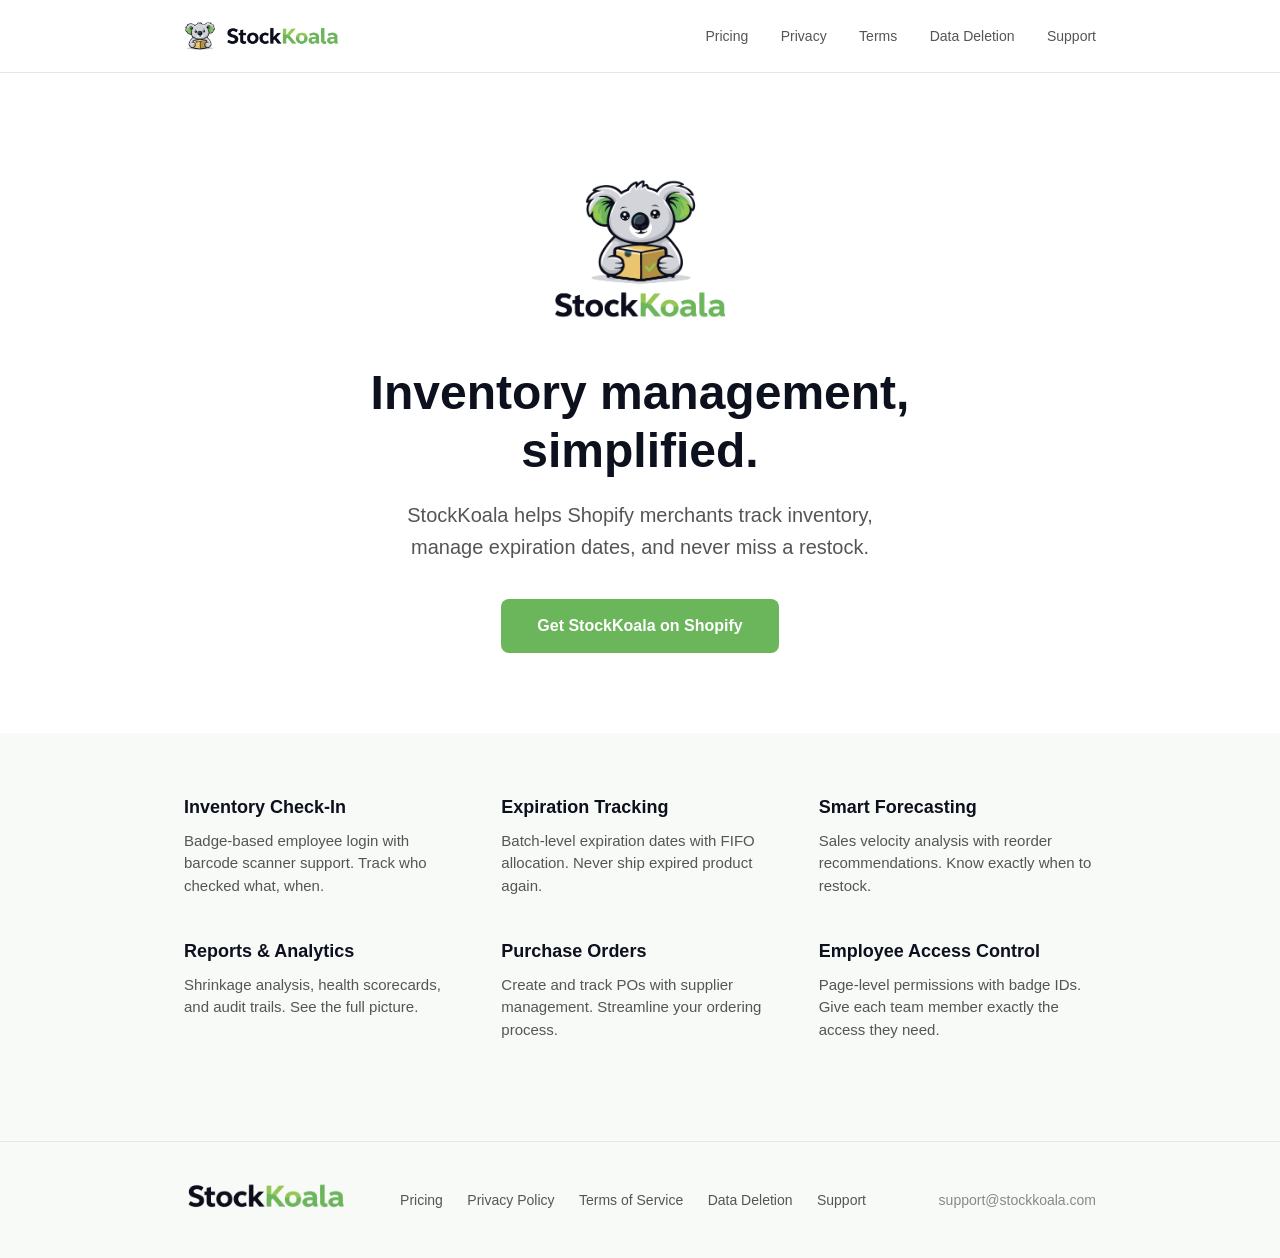
<file: index.html>
<!DOCTYPE html>
<html lang="en">
<head>
  <meta charset="UTF-8">
  <meta name="viewport" content="width=device-width, initial-scale=1.0">
  <title>StockKoala — Inventory Management for Shopify</title>
  <link rel="stylesheet" href="style.css">
  <link rel="icon" type="image/webp" href="SK-Koala.webp">
</head>
<body>
  <header>
    <div class="container">
      <div class="logo"><img src="SK-Koala.webp" alt="" class="logo-icon"><img src="SK-TextLogo.webp" alt="StockKoala" class="logo-text"></div>
      <nav>
        <a href="/pricing/">Pricing</a>
        <a href="privacy.html">Privacy</a>
        <a href="terms.html">Terms</a>
        <a href="data-deletion.html">Data Deletion</a>
        <a href="support.html">Support</a>
      </nav>
    </div>
  </header>

  <main>
    <section class="hero">
      <div class="container">
        <img src="SK-Full-Logo.webp" alt="StockKoala" class="hero-logo">
        <h1>Inventory management,<br>simplified.</h1>
        <p class="subtitle">StockKoala helps Shopify merchants track inventory, manage expiration dates, and never miss a restock.</p>
        <a href="https://apps.shopify.com/stockkoala" class="btn">Get StockKoala on Shopify</a>
      </div>
    </section>

    <section class="features">
      <div class="container">
        <div class="feature-grid">
          <div class="feature">
            <h3>Inventory Check-In</h3>
            <p>Badge-based employee login with barcode scanner support. Track who checked what, when.</p>
          </div>
          <div class="feature">
            <h3>Expiration Tracking</h3>
            <p>Batch-level expiration dates with FIFO allocation. Never ship expired product again.</p>
          </div>
          <div class="feature">
            <h3>Smart Forecasting</h3>
            <p>Sales velocity analysis with reorder recommendations. Know exactly when to restock.</p>
          </div>
          <div class="feature">
            <h3>Reports & Analytics</h3>
            <p>Shrinkage analysis, health scorecards, and audit trails. See the full picture.</p>
          </div>
          <div class="feature">
            <h3>Purchase Orders</h3>
            <p>Create and track POs with supplier management. Streamline your ordering process.</p>
          </div>
          <div class="feature">
            <h3>Employee Access Control</h3>
            <p>Page-level permissions with badge IDs. Give each team member exactly the access they need.</p>
          </div>
        </div>
      </div>
    </section>
  </main>

  <footer>
    <div class="container">
      <div class="footer-content">
        <div class="footer-brand"><img src="SK-TextLogo.webp" alt="StockKoala" class="footer-logo"></div>
        <div class="footer-links">
          <a href="/pricing/">Pricing</a>
          <a href="privacy.html">Privacy Policy</a>
          <a href="terms.html">Terms of Service</a>
          <a href="data-deletion.html">Data Deletion</a>
          <a href="support.html">Support</a>
        </div>
        <div class="footer-contact">support@stockkoala.com</div>
      </div>
    </div>
  </footer>
</body>
</html>
</file>
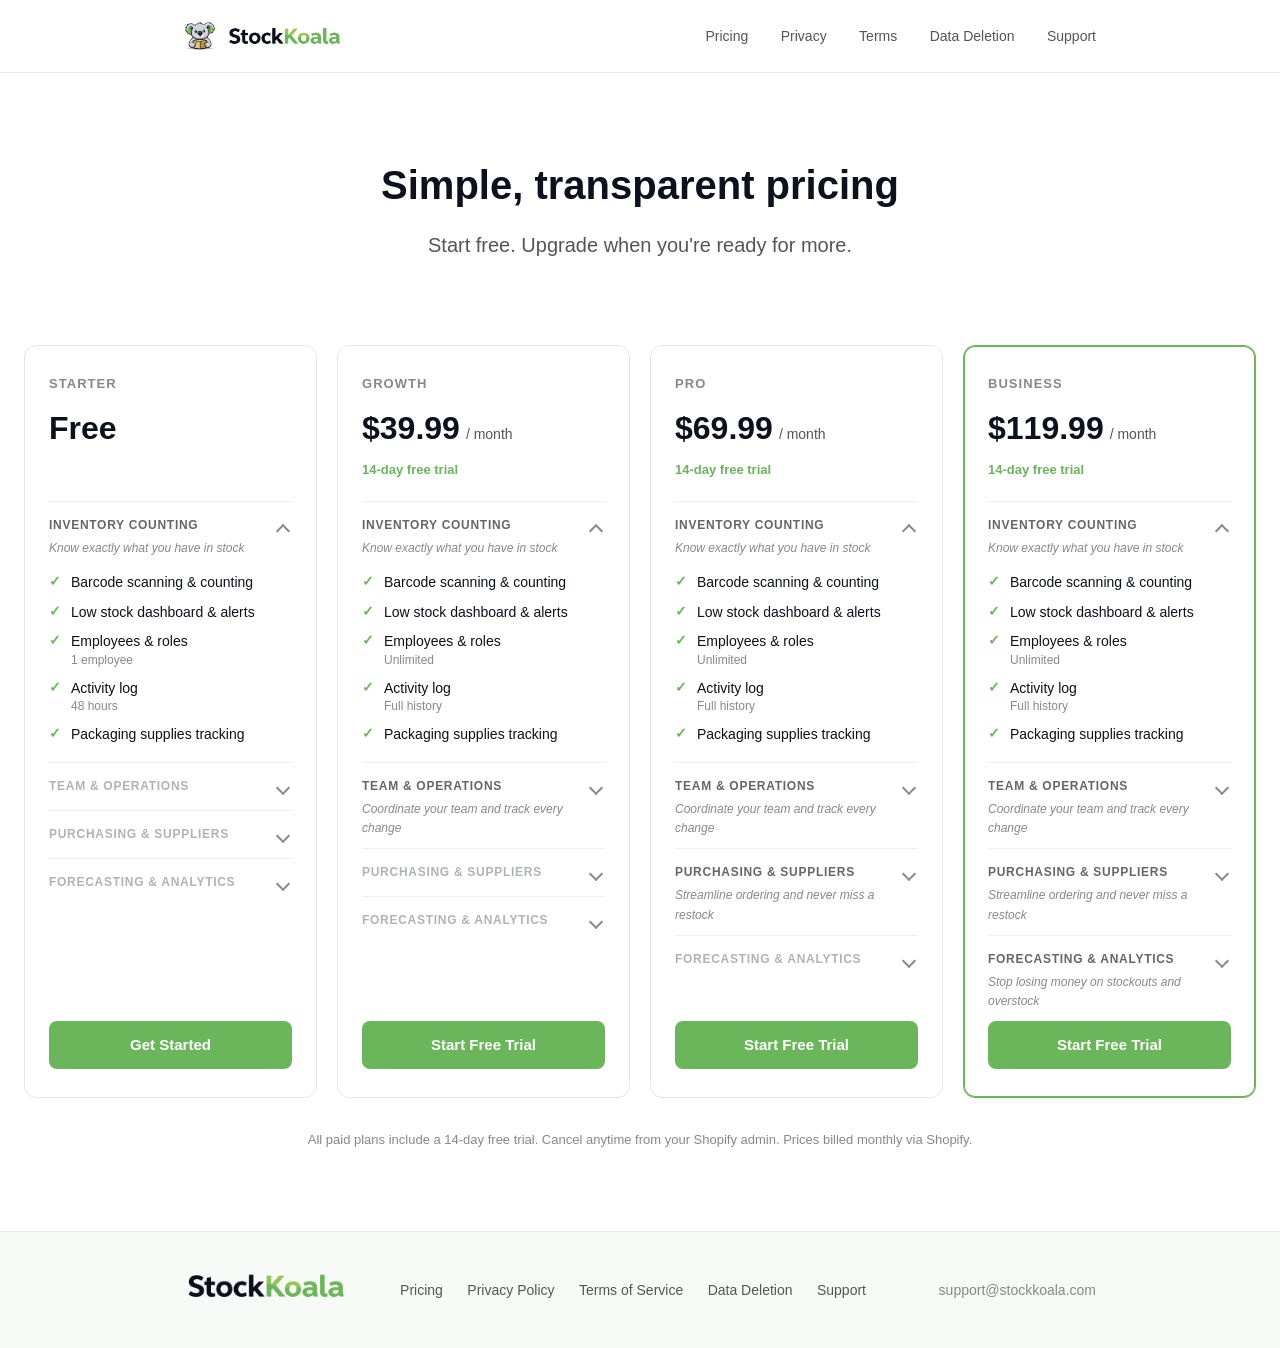
<file: pricing/index.html>
<!DOCTYPE html>
<html lang="en">
<head>
  <meta charset="UTF-8">
  <meta name="viewport" content="width=device-width, initial-scale=1.0">
  <title>Pricing — StockKoala</title>
  <link rel="stylesheet" href="/style.css">
  <link rel="icon" type="image/webp" href="/SK-Koala.webp">
</head>
<body>
  <header>
    <div class="container">
      <div class="logo"><a href="/" style="text-decoration:none;color:inherit;display:flex;align-items:center;gap:10px"><img src="/SK-Koala.webp" alt="" class="logo-icon"><img src="/SK-TextLogo.webp" alt="StockKoala" class="logo-text"></a></div>
      <nav>
        <a href="/pricing/">Pricing</a>
        <a href="/privacy.html">Privacy</a>
        <a href="/terms.html">Terms</a>
        <a href="/data-deletion.html">Data Deletion</a>
        <a href="/support.html">Support</a>
      </nav>
    </div>
  </header>

  <main>
    <section class="pricing-hero">
      <div class="container">
        <h1>Simple, transparent pricing</h1>
        <p class="subtitle">Start free. Upgrade when you're ready for more.</p>
      </div>
    </section>

    <section class="pricing">
      <div class="container pricing-container">
        <div class="pricing-grid">

          <div class="plan">
            <div class="plan-head">
              <div class="plan-name">Starter</div>
              <div class="plan-price"><span class="amount">Free</span></div>
              <div class="plan-trial">&nbsp;</div>
            </div>

            <details class="plan-group" data-group="inventory" open>
              <summary>
                <span class="plan-group-title">Inventory Counting</span>
                <span class="plan-group-sub">Know exactly what you have in stock</span>
              </summary>
              <ul>
                <li class="yes">Barcode scanning &amp; counting</li>
                <li class="yes">Low stock dashboard &amp; alerts</li>
                <li class="yes">Employees &amp; roles <span class="meta">1 employee</span></li>
                <li class="yes">Activity log <span class="meta">48 hours</span></li>
                <li class="yes">Packaging supplies tracking</li>
              </ul>
            </details>

            <details class="plan-group muted" data-group="team">
              <summary>
                <span class="plan-group-title">Team &amp; Operations</span>
              </summary>
              <ul>
                <li class="no">CSV exports</li>
                <li class="no">Batch &amp; expiry tracking</li>
                <li class="no">Scheduled check routines</li>
                <li class="no">Team chat, notes &amp; tasks</li>
              </ul>
            </details>

            <details class="plan-group muted" data-group="purchasing">
              <summary>
                <span class="plan-group-title">Purchasing &amp; Suppliers</span>
              </summary>
              <ul>
                <li class="no">Create &amp; manage purchase orders</li>
                <li class="no">PO PDF &amp; CSV generation</li>
                <li class="no">Supplier profiles &amp; terms</li>
                <li class="no">Receiving &amp; shipment tracking</li>
                <li class="no">Multi-buyer &amp; ship-to profiles</li>
              </ul>
            </details>

            <details class="plan-group muted" data-group="forecasting">
              <summary>
                <span class="plan-group-title">Forecasting &amp; Analytics</span>
              </summary>
              <ul>
                <li class="no">Demand forecasting &amp; reorder points</li>
                <li class="no">Reports &amp; health scorecard</li>
                <li class="no">Margin analysis by product</li>
                <li class="no">Shrinkage alerts &amp; anomaly detection</li>
              </ul>
            </details>

            <a href="https://apps.shopify.com/stockkoala" class="btn plan-cta">Get Started</a>
          </div>

          <div class="plan">
            <div class="plan-head">
              <div class="plan-name">Growth</div>
              <div class="plan-price"><span class="amount">$39.99</span><span class="per">/ month</span></div>
              <div class="plan-trial">14-day free trial</div>
            </div>

            <details class="plan-group" data-group="inventory" open>
              <summary>
                <span class="plan-group-title">Inventory Counting</span>
                <span class="plan-group-sub">Know exactly what you have in stock</span>
              </summary>
              <ul>
                <li class="yes">Barcode scanning &amp; counting</li>
                <li class="yes">Low stock dashboard &amp; alerts</li>
                <li class="yes">Employees &amp; roles <span class="meta">Unlimited</span></li>
                <li class="yes">Activity log <span class="meta">Full history</span></li>
                <li class="yes">Packaging supplies tracking</li>
              </ul>
            </details>

            <details class="plan-group" data-group="team">
              <summary>
                <span class="plan-group-title">Team &amp; Operations</span>
                <span class="plan-group-sub">Coordinate your team and track every change</span>
              </summary>
              <ul>
                <li class="yes">CSV exports</li>
                <li class="yes">Batch &amp; expiry tracking</li>
                <li class="yes">Scheduled check routines</li>
                <li class="yes">Team chat, notes &amp; tasks</li>
              </ul>
            </details>

            <details class="plan-group muted" data-group="purchasing">
              <summary>
                <span class="plan-group-title">Purchasing &amp; Suppliers</span>
              </summary>
              <ul>
                <li class="no">Create &amp; manage purchase orders</li>
                <li class="no">PO PDF &amp; CSV generation</li>
                <li class="no">Supplier profiles &amp; terms</li>
                <li class="no">Receiving &amp; shipment tracking</li>
                <li class="no">Multi-buyer &amp; ship-to profiles</li>
              </ul>
            </details>

            <details class="plan-group muted" data-group="forecasting">
              <summary>
                <span class="plan-group-title">Forecasting &amp; Analytics</span>
              </summary>
              <ul>
                <li class="no">Demand forecasting &amp; reorder points</li>
                <li class="no">Reports &amp; health scorecard</li>
                <li class="no">Margin analysis by product</li>
                <li class="no">Shrinkage alerts &amp; anomaly detection</li>
              </ul>
            </details>

            <a href="https://apps.shopify.com/stockkoala" class="btn plan-cta">Start Free Trial</a>
          </div>

          <div class="plan">
            <div class="plan-head">
              <div class="plan-name">Pro</div>
              <div class="plan-price"><span class="amount">$69.99</span><span class="per">/ month</span></div>
              <div class="plan-trial">14-day free trial</div>
            </div>

            <details class="plan-group" data-group="inventory" open>
              <summary>
                <span class="plan-group-title">Inventory Counting</span>
                <span class="plan-group-sub">Know exactly what you have in stock</span>
              </summary>
              <ul>
                <li class="yes">Barcode scanning &amp; counting</li>
                <li class="yes">Low stock dashboard &amp; alerts</li>
                <li class="yes">Employees &amp; roles <span class="meta">Unlimited</span></li>
                <li class="yes">Activity log <span class="meta">Full history</span></li>
                <li class="yes">Packaging supplies tracking</li>
              </ul>
            </details>

            <details class="plan-group" data-group="team">
              <summary>
                <span class="plan-group-title">Team &amp; Operations</span>
                <span class="plan-group-sub">Coordinate your team and track every change</span>
              </summary>
              <ul>
                <li class="yes">CSV exports</li>
                <li class="yes">Batch &amp; expiry tracking</li>
                <li class="yes">Scheduled check routines</li>
                <li class="yes">Team chat, notes &amp; tasks</li>
              </ul>
            </details>

            <details class="plan-group" data-group="purchasing">
              <summary>
                <span class="plan-group-title">Purchasing &amp; Suppliers</span>
                <span class="plan-group-sub">Streamline ordering and never miss a restock</span>
              </summary>
              <ul>
                <li class="yes">Create &amp; manage purchase orders</li>
                <li class="yes">PO PDF &amp; CSV generation</li>
                <li class="yes">Supplier profiles &amp; terms</li>
                <li class="yes">Receiving &amp; shipment tracking</li>
                <li class="yes">Multi-buyer &amp; ship-to profiles</li>
              </ul>
            </details>

            <details class="plan-group muted" data-group="forecasting">
              <summary>
                <span class="plan-group-title">Forecasting &amp; Analytics</span>
              </summary>
              <ul>
                <li class="no">Demand forecasting &amp; reorder points</li>
                <li class="no">Reports &amp; health scorecard</li>
                <li class="no">Margin analysis by product</li>
                <li class="no">Shrinkage alerts &amp; anomaly detection</li>
              </ul>
            </details>

            <a href="https://apps.shopify.com/stockkoala" class="btn plan-cta">Start Free Trial</a>
          </div>

          <div class="plan featured">
            <div class="plan-head">
              <div class="plan-name">Business</div>
              <div class="plan-price"><span class="amount">$119.99</span><span class="per">/ month</span></div>
              <div class="plan-trial">14-day free trial</div>
            </div>

            <details class="plan-group" data-group="inventory" open>
              <summary>
                <span class="plan-group-title">Inventory Counting</span>
                <span class="plan-group-sub">Know exactly what you have in stock</span>
              </summary>
              <ul>
                <li class="yes">Barcode scanning &amp; counting</li>
                <li class="yes">Low stock dashboard &amp; alerts</li>
                <li class="yes">Employees &amp; roles <span class="meta">Unlimited</span></li>
                <li class="yes">Activity log <span class="meta">Full history</span></li>
                <li class="yes">Packaging supplies tracking</li>
              </ul>
            </details>

            <details class="plan-group" data-group="team">
              <summary>
                <span class="plan-group-title">Team &amp; Operations</span>
                <span class="plan-group-sub">Coordinate your team and track every change</span>
              </summary>
              <ul>
                <li class="yes">CSV exports</li>
                <li class="yes">Batch &amp; expiry tracking</li>
                <li class="yes">Scheduled check routines</li>
                <li class="yes">Team chat, notes &amp; tasks</li>
              </ul>
            </details>

            <details class="plan-group" data-group="purchasing">
              <summary>
                <span class="plan-group-title">Purchasing &amp; Suppliers</span>
                <span class="plan-group-sub">Streamline ordering and never miss a restock</span>
              </summary>
              <ul>
                <li class="yes">Create &amp; manage purchase orders</li>
                <li class="yes">PO PDF &amp; CSV generation</li>
                <li class="yes">Supplier profiles &amp; terms</li>
                <li class="yes">Receiving &amp; shipment tracking</li>
                <li class="yes">Multi-buyer &amp; ship-to profiles</li>
              </ul>
            </details>

            <details class="plan-group" data-group="forecasting">
              <summary>
                <span class="plan-group-title">Forecasting &amp; Analytics</span>
                <span class="plan-group-sub">Stop losing money on stockouts and overstock</span>
              </summary>
              <ul>
                <li class="yes">Demand forecasting &amp; reorder points</li>
                <li class="yes">Reports &amp; health scorecard</li>
                <li class="yes">Margin analysis by product</li>
                <li class="yes">Shrinkage alerts &amp; anomaly detection</li>
              </ul>
            </details>

            <a href="https://apps.shopify.com/stockkoala" class="btn plan-cta">Start Free Trial</a>
          </div>

        </div>

        <p class="pricing-note">All paid plans include a 14-day free trial. Cancel anytime from your Shopify admin. Prices billed monthly via Shopify.</p>
      </div>
    </section>
  </main>

  <footer>
    <div class="container">
      <div class="footer-content">
        <div class="footer-brand"><img src="/SK-TextLogo.webp" alt="StockKoala" class="footer-logo"></div>
        <div class="footer-links">
          <a href="/pricing/">Pricing</a>
          <a href="/privacy.html">Privacy Policy</a>
          <a href="/terms.html">Terms of Service</a>
          <a href="/data-deletion.html">Data Deletion</a>
          <a href="/support.html">Support</a>
        </div>
        <div class="footer-contact">support@stockkoala.com</div>
      </div>
    </div>
  </footer>

  <script>
    (function () {
      var syncing = false;
      document.querySelectorAll('details.plan-group').forEach(function (el) {
        el.addEventListener('toggle', function () {
          if (syncing) return;
          syncing = true;
          var key = el.getAttribute('data-group');
          var open = el.open;
          document.querySelectorAll('details.plan-group[data-group="' + key + '"]').forEach(function (peer) {
            if (peer !== el) peer.open = open;
          });
          syncing = false;
        });
      });
    })();
  </script>
</body>
</html>
</file>
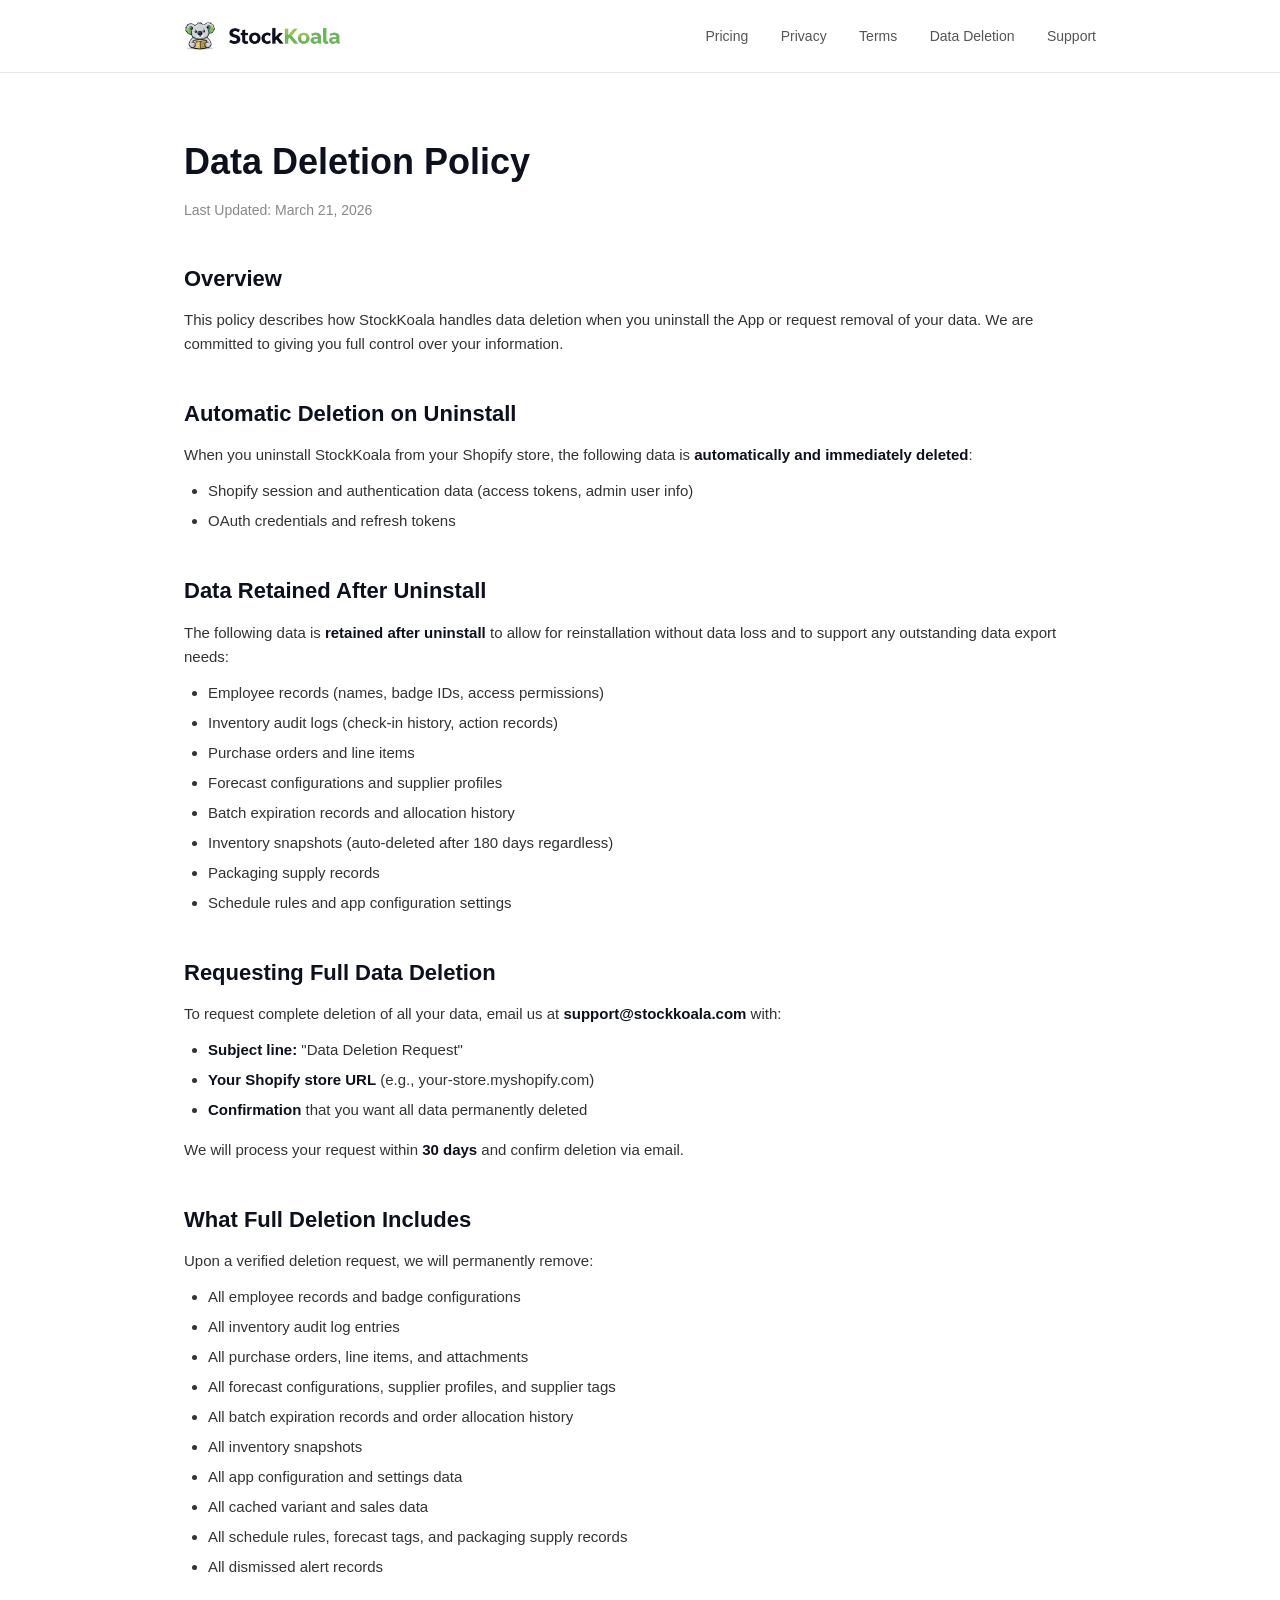
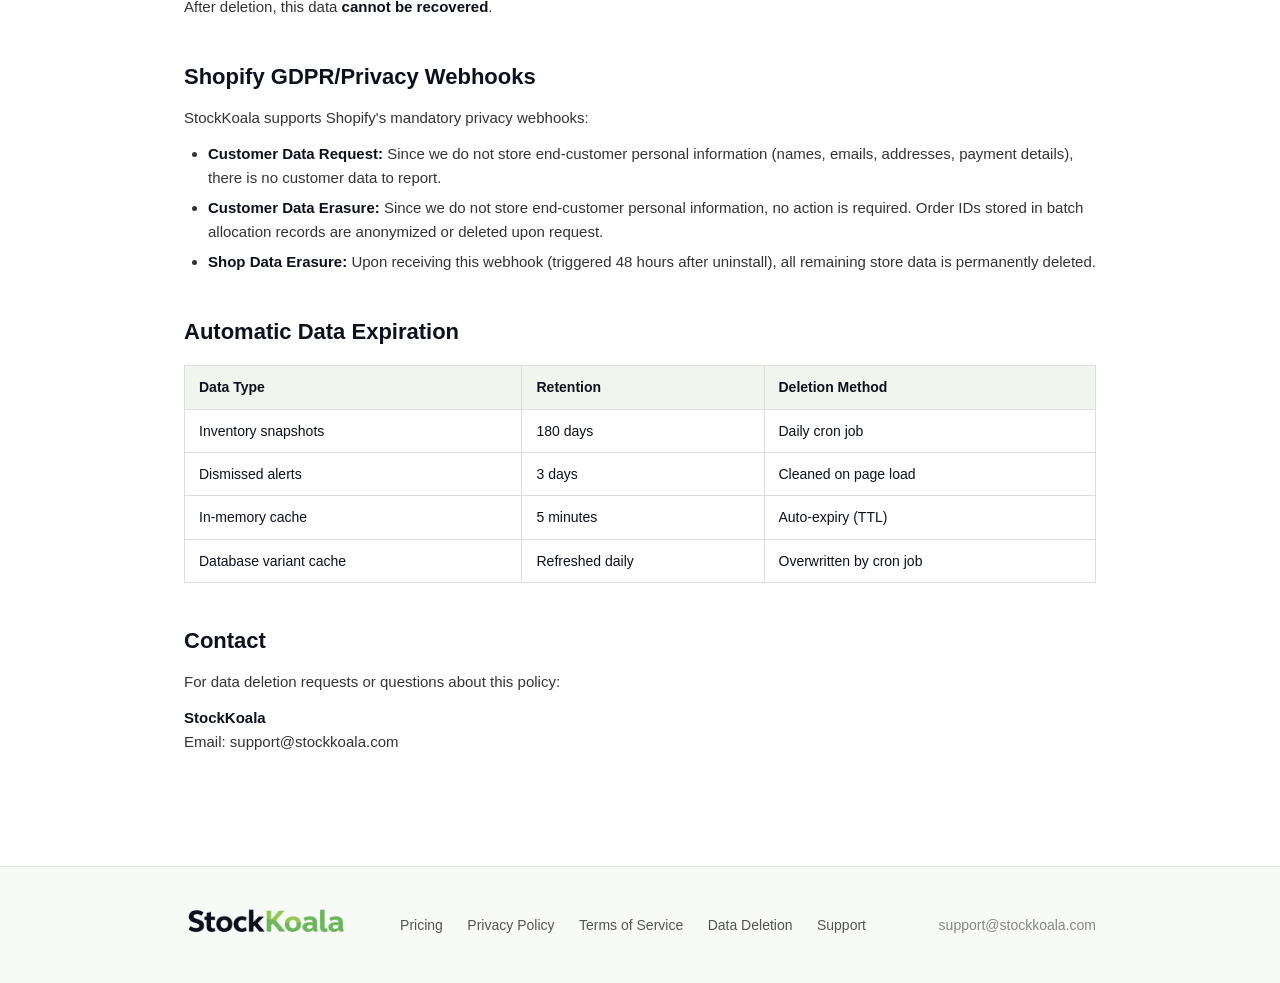
<file: data-deletion.html>
<!DOCTYPE html>
<html lang="en">
<head>
  <meta charset="UTF-8">
  <meta name="viewport" content="width=device-width, initial-scale=1.0">
  <title>Data Deletion Policy — StockKoala</title>
  <link rel="stylesheet" href="style.css">
  <link rel="icon" type="image/webp" href="SK-Koala.webp">
</head>
<body>
  <header>
    <div class="container">
      <div class="logo"><a href="/" style="text-decoration:none;color:inherit;display:flex;align-items:center;gap:10px"><img src="SK-Koala.webp" alt="" class="logo-icon"><img src="SK-TextLogo.webp" alt="StockKoala" class="logo-text"></a></div>
      <nav>
        <a href="/pricing/">Pricing</a>
        <a href="privacy.html">Privacy</a>
        <a href="terms.html">Terms</a>
        <a href="data-deletion.html">Data Deletion</a>
        <a href="support.html">Support</a>
      </nav>
    </div>
  </header>

  <main class="policy">
    <div class="container">
      <h1>Data Deletion Policy</h1>
      <p class="updated">Last Updated: March 21, 2026</p>

      <h2>Overview</h2>
      <p>This policy describes how StockKoala handles data deletion when you uninstall the App or request removal of your data. We are committed to giving you full control over your information.</p>

      <h2>Automatic Deletion on Uninstall</h2>
      <p>When you uninstall StockKoala from your Shopify store, the following data is <strong>automatically and immediately deleted</strong>:</p>
      <ul>
        <li>Shopify session and authentication data (access tokens, admin user info)</li>
        <li>OAuth credentials and refresh tokens</li>
      </ul>

      <h2>Data Retained After Uninstall</h2>
      <p>The following data is <strong>retained after uninstall</strong> to allow for reinstallation without data loss and to support any outstanding data export needs:</p>
      <ul>
        <li>Employee records (names, badge IDs, access permissions)</li>
        <li>Inventory audit logs (check-in history, action records)</li>
        <li>Purchase orders and line items</li>
        <li>Forecast configurations and supplier profiles</li>
        <li>Batch expiration records and allocation history</li>
        <li>Inventory snapshots (auto-deleted after 180 days regardless)</li>
        <li>Packaging supply records</li>
        <li>Schedule rules and app configuration settings</li>
      </ul>

      <h2>Requesting Full Data Deletion</h2>
      <p>To request complete deletion of all your data, email us at <strong>support@stockkoala.com</strong> with:</p>
      <ul>
        <li><strong>Subject line:</strong> "Data Deletion Request"</li>
        <li><strong>Your Shopify store URL</strong> (e.g., your-store.myshopify.com)</li>
        <li><strong>Confirmation</strong> that you want all data permanently deleted</li>
      </ul>
      <p>We will process your request within <strong>30 days</strong> and confirm deletion via email.</p>

      <h2>What Full Deletion Includes</h2>
      <p>Upon a verified deletion request, we will permanently remove:</p>
      <ul>
        <li>All employee records and badge configurations</li>
        <li>All inventory audit log entries</li>
        <li>All purchase orders, line items, and attachments</li>
        <li>All forecast configurations, supplier profiles, and supplier tags</li>
        <li>All batch expiration records and order allocation history</li>
        <li>All inventory snapshots</li>
        <li>All app configuration and settings data</li>
        <li>All cached variant and sales data</li>
        <li>All schedule rules, forecast tags, and packaging supply records</li>
        <li>All dismissed alert records</li>
      </ul>
      <p>After deletion, this data <strong>cannot be recovered</strong>.</p>

      <h2>Shopify GDPR/Privacy Webhooks</h2>
      <p>StockKoala supports Shopify's mandatory privacy webhooks:</p>
      <ul>
        <li><strong>Customer Data Request:</strong> Since we do not store end-customer personal information (names, emails, addresses, payment details), there is no customer data to report.</li>
        <li><strong>Customer Data Erasure:</strong> Since we do not store end-customer personal information, no action is required. Order IDs stored in batch allocation records are anonymized or deleted upon request.</li>
        <li><strong>Shop Data Erasure:</strong> Upon receiving this webhook (triggered 48 hours after uninstall), all remaining store data is permanently deleted.</li>
      </ul>

      <h2>Automatic Data Expiration</h2>
      <table>
        <thead>
          <tr><th>Data Type</th><th>Retention</th><th>Deletion Method</th></tr>
        </thead>
        <tbody>
          <tr><td>Inventory snapshots</td><td>180 days</td><td>Daily cron job</td></tr>
          <tr><td>Dismissed alerts</td><td>3 days</td><td>Cleaned on page load</td></tr>
          <tr><td>In-memory cache</td><td>5 minutes</td><td>Auto-expiry (TTL)</td></tr>
          <tr><td>Database variant cache</td><td>Refreshed daily</td><td>Overwritten by cron job</td></tr>
        </tbody>
      </table>

      <h2>Contact</h2>
      <p>For data deletion requests or questions about this policy:</p>
      <p><strong>StockKoala</strong><br>Email: support@stockkoala.com</p>
    </div>
  </main>

  <footer>
    <div class="container">
      <div class="footer-content">
        <div class="footer-brand"><img src="SK-TextLogo.webp" alt="StockKoala" class="footer-logo"></div>
        <div class="footer-links">
          <a href="/pricing/">Pricing</a>
          <a href="privacy.html">Privacy Policy</a>
          <a href="terms.html">Terms of Service</a>
          <a href="data-deletion.html">Data Deletion</a>
          <a href="support.html">Support</a>
        </div>
        <div class="footer-contact">support@stockkoala.com</div>
      </div>
    </div>
  </footer>
</body>
</html>
</file>
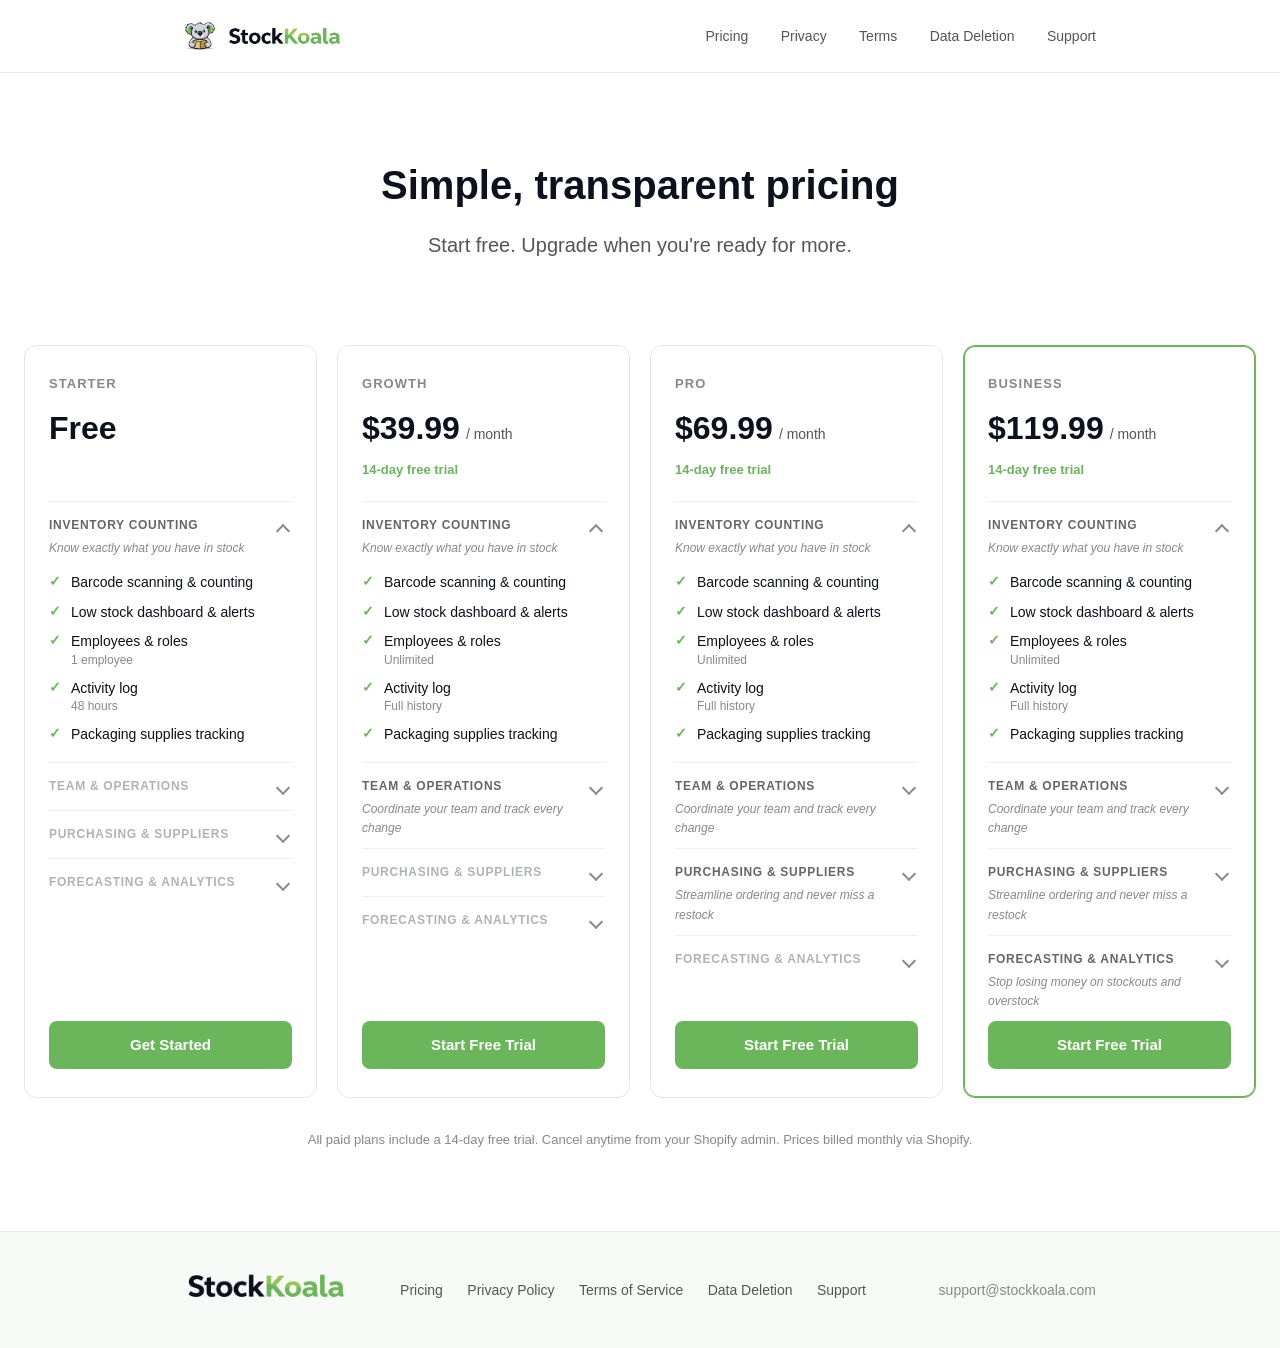
<file: pricing.html>
<!DOCTYPE html>
<html lang="en">
<head>
  <meta charset="UTF-8">
  <title>Pricing — StockKoala</title>
  <link rel="canonical" href="https://stockkoala.com/pricing/">
  <meta http-equiv="refresh" content="0; url=/pricing/">
  <script>window.location.replace("/pricing/");</script>
</head>
<body>
  <p>Redirecting to <a href="/pricing/">/pricing/</a>…</p>
</body>
</html>
</file>
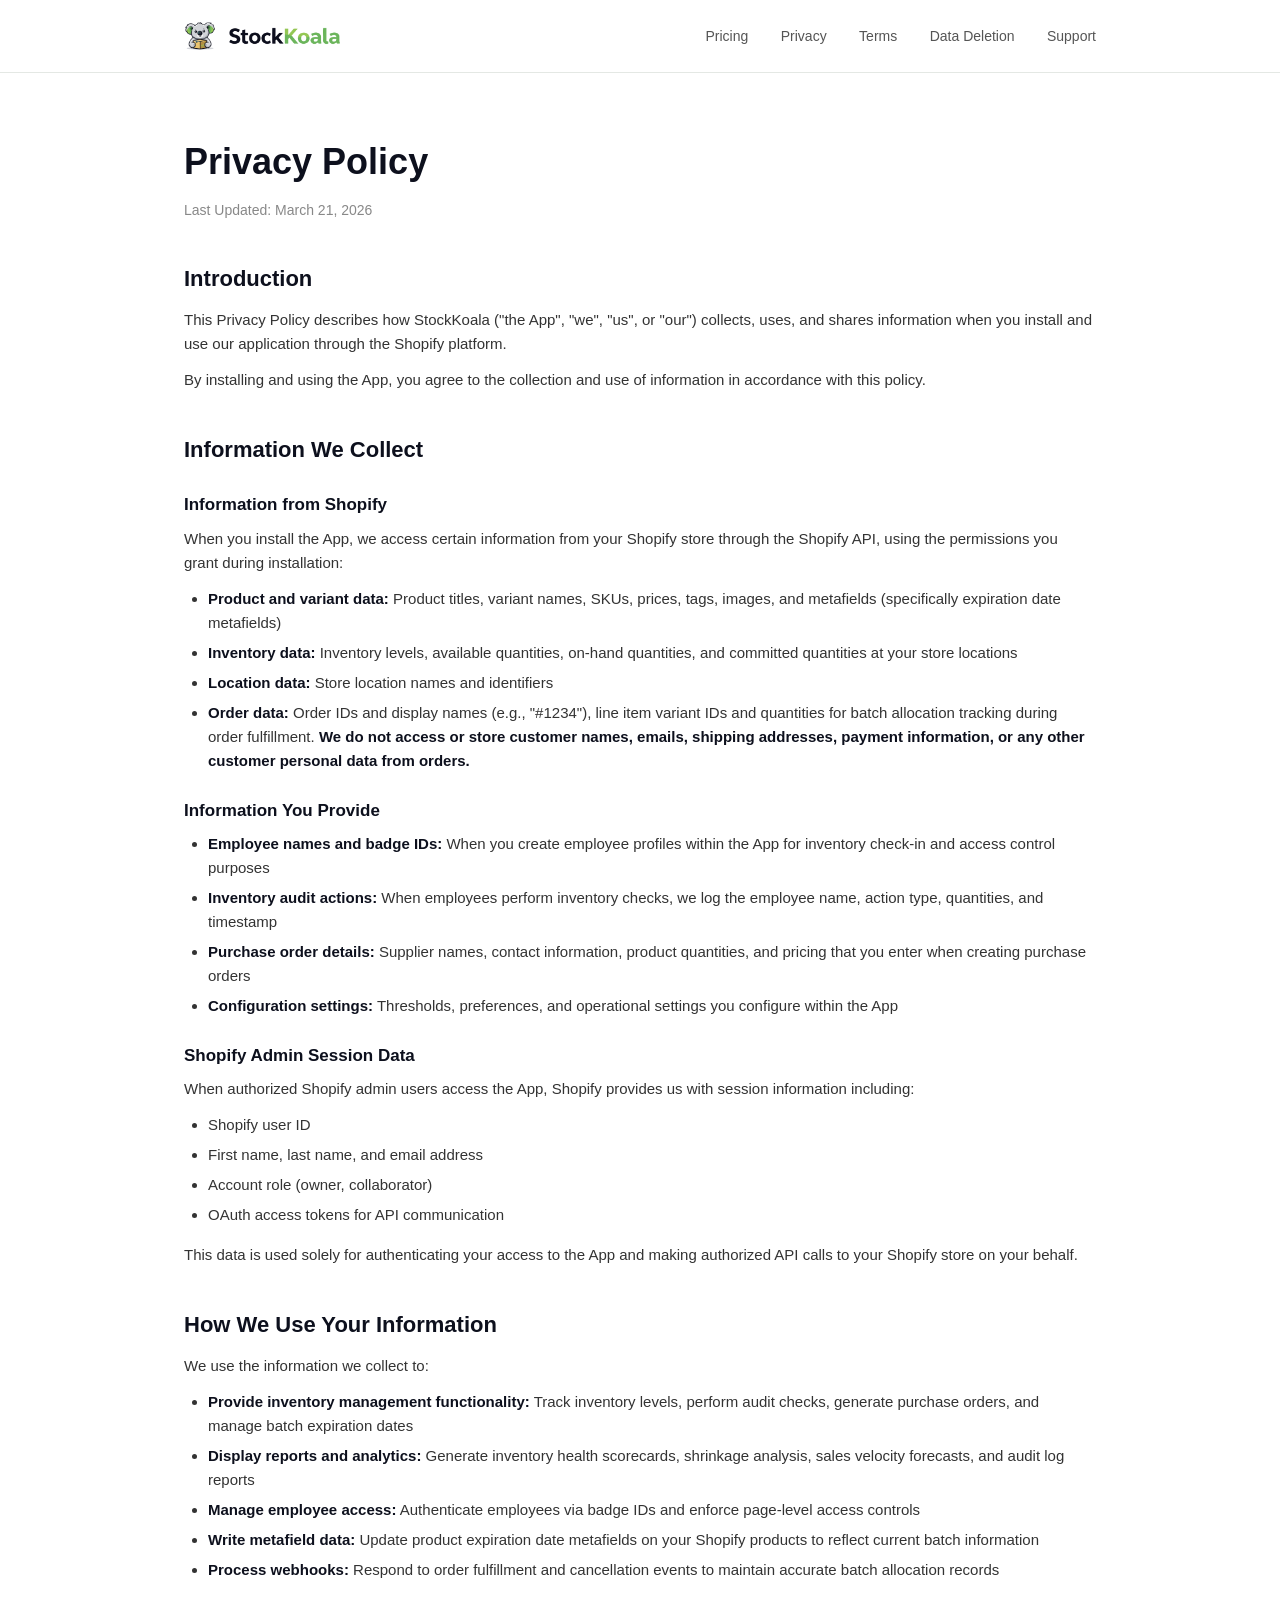
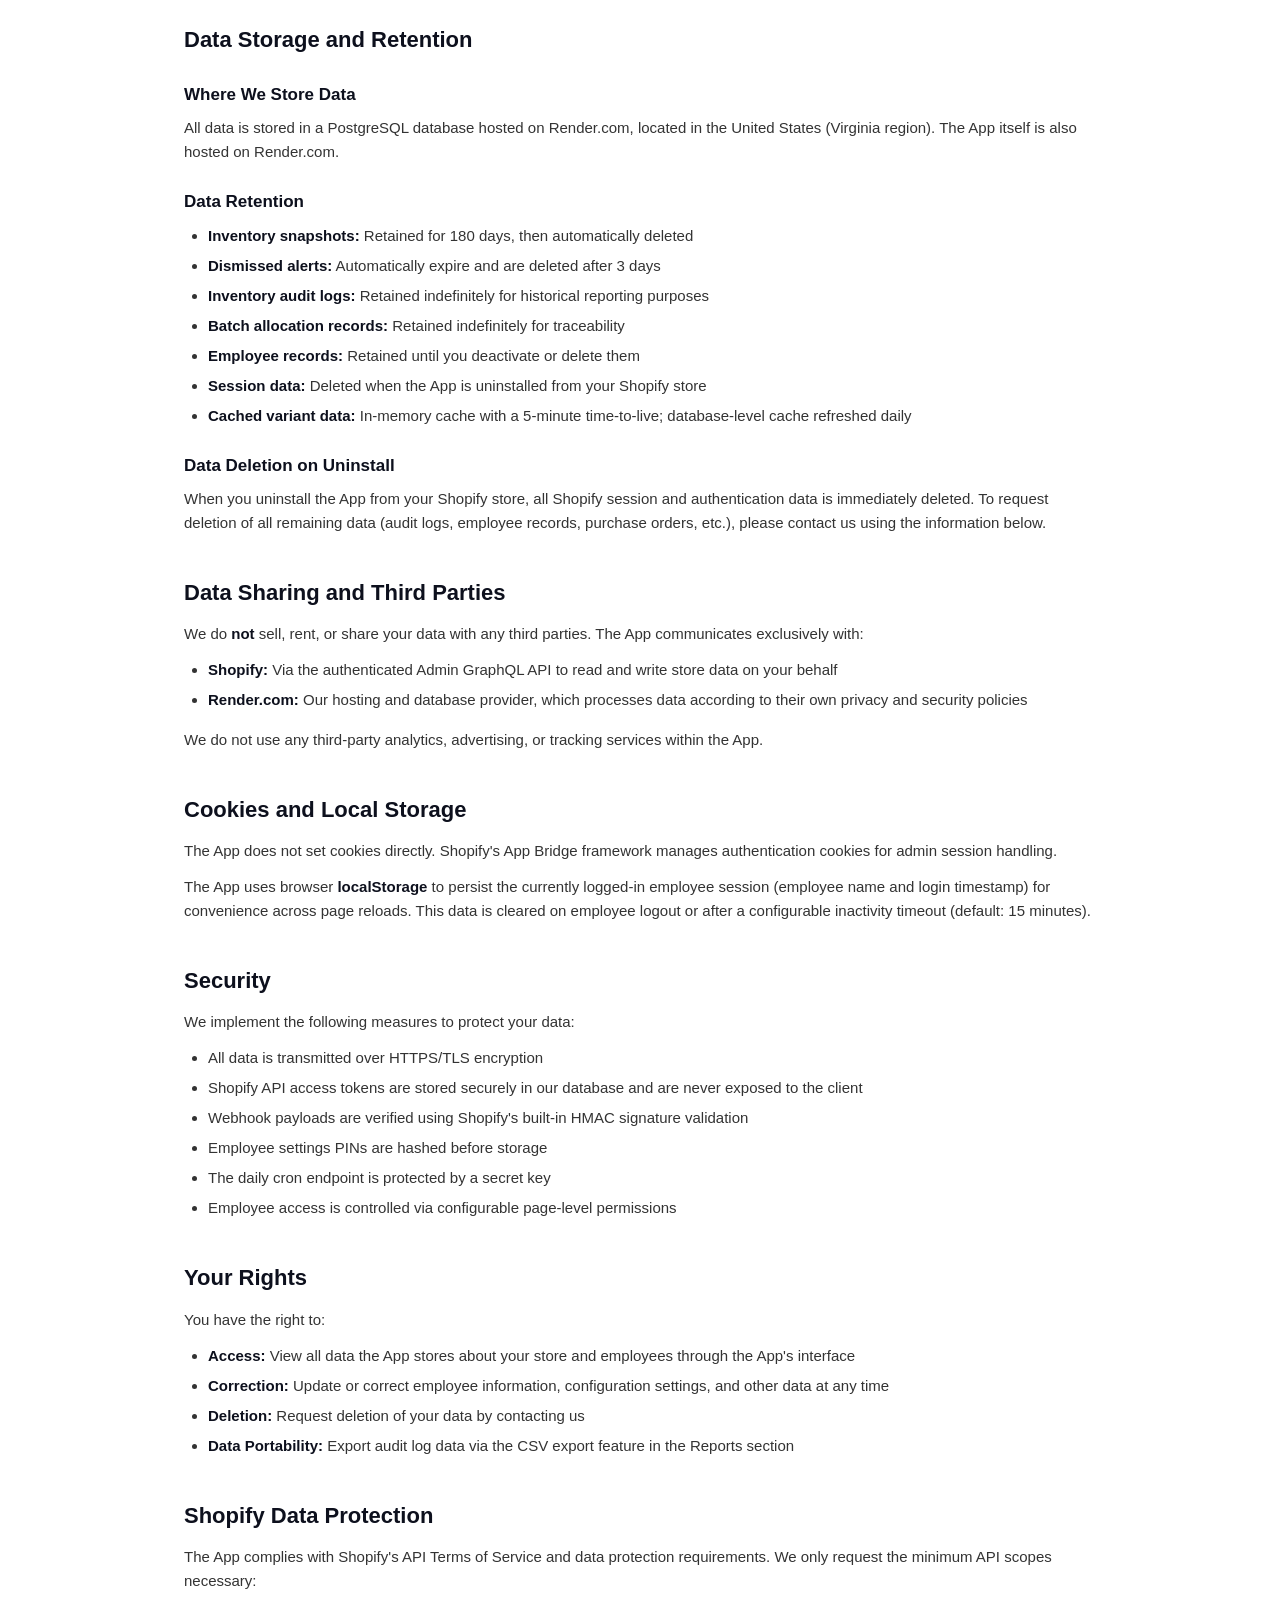
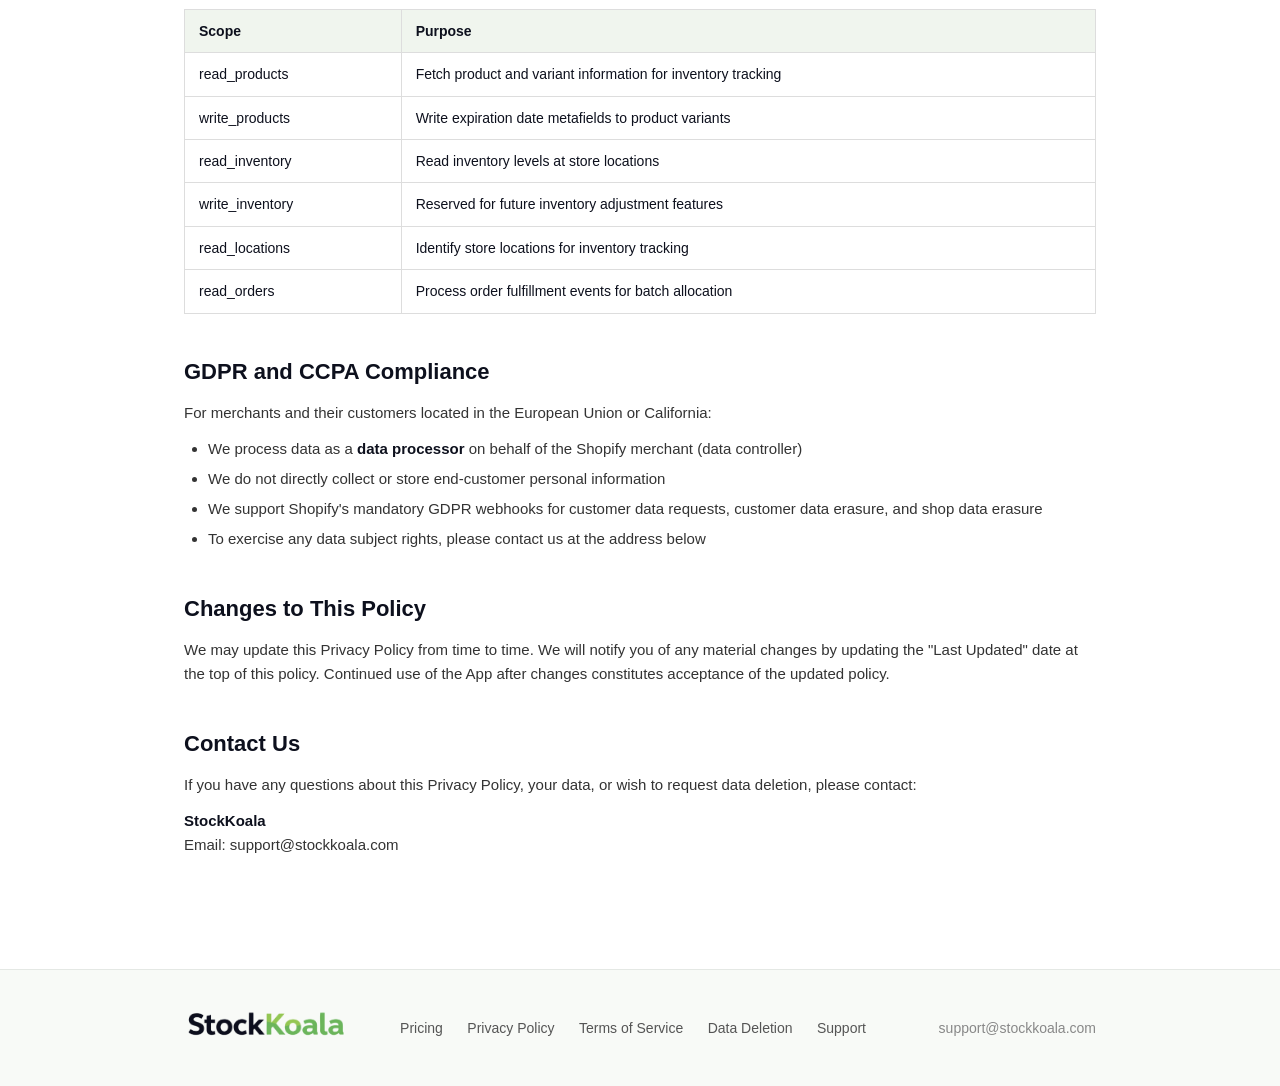
<file: privacy.html>
<!DOCTYPE html>
<html lang="en">
<head>
  <meta charset="UTF-8">
  <meta name="viewport" content="width=device-width, initial-scale=1.0">
  <title>Privacy Policy — StockKoala</title>
  <link rel="stylesheet" href="style.css">
  <link rel="icon" type="image/webp" href="SK-Koala.webp">
</head>
<body>
  <header>
    <div class="container">
      <div class="logo"><a href="/" style="text-decoration:none;color:inherit;display:flex;align-items:center;gap:10px"><img src="SK-Koala.webp" alt="" class="logo-icon"><img src="SK-TextLogo.webp" alt="StockKoala" class="logo-text"></a></div>
      <nav>
        <a href="/pricing/">Pricing</a>
        <a href="privacy.html">Privacy</a>
        <a href="terms.html">Terms</a>
        <a href="data-deletion.html">Data Deletion</a>
        <a href="support.html">Support</a>
      </nav>
    </div>
  </header>

  <main class="policy">
    <div class="container">
      <h1>Privacy Policy</h1>
      <p class="updated">Last Updated: March 21, 2026</p>

      <h2>Introduction</h2>
      <p>This Privacy Policy describes how StockKoala ("the App", "we", "us", or "our") collects, uses, and shares information when you install and use our application through the Shopify platform.</p>
      <p>By installing and using the App, you agree to the collection and use of information in accordance with this policy.</p>

      <h2>Information We Collect</h2>

      <h3>Information from Shopify</h3>
      <p>When you install the App, we access certain information from your Shopify store through the Shopify API, using the permissions you grant during installation:</p>
      <ul>
        <li><strong>Product and variant data:</strong> Product titles, variant names, SKUs, prices, tags, images, and metafields (specifically expiration date metafields)</li>
        <li><strong>Inventory data:</strong> Inventory levels, available quantities, on-hand quantities, and committed quantities at your store locations</li>
        <li><strong>Location data:</strong> Store location names and identifiers</li>
        <li><strong>Order data:</strong> Order IDs and display names (e.g., "#1234"), line item variant IDs and quantities for batch allocation tracking during order fulfillment. <strong>We do not access or store customer names, emails, shipping addresses, payment information, or any other customer personal data from orders.</strong></li>
      </ul>

      <h3>Information You Provide</h3>
      <ul>
        <li><strong>Employee names and badge IDs:</strong> When you create employee profiles within the App for inventory check-in and access control purposes</li>
        <li><strong>Inventory audit actions:</strong> When employees perform inventory checks, we log the employee name, action type, quantities, and timestamp</li>
        <li><strong>Purchase order details:</strong> Supplier names, contact information, product quantities, and pricing that you enter when creating purchase orders</li>
        <li><strong>Configuration settings:</strong> Thresholds, preferences, and operational settings you configure within the App</li>
      </ul>

      <h3>Shopify Admin Session Data</h3>
      <p>When authorized Shopify admin users access the App, Shopify provides us with session information including:</p>
      <ul>
        <li>Shopify user ID</li>
        <li>First name, last name, and email address</li>
        <li>Account role (owner, collaborator)</li>
        <li>OAuth access tokens for API communication</li>
      </ul>
      <p>This data is used solely for authenticating your access to the App and making authorized API calls to your Shopify store on your behalf.</p>

      <h2>How We Use Your Information</h2>
      <p>We use the information we collect to:</p>
      <ul>
        <li><strong>Provide inventory management functionality:</strong> Track inventory levels, perform audit checks, generate purchase orders, and manage batch expiration dates</li>
        <li><strong>Display reports and analytics:</strong> Generate inventory health scorecards, shrinkage analysis, sales velocity forecasts, and audit log reports</li>
        <li><strong>Manage employee access:</strong> Authenticate employees via badge IDs and enforce page-level access controls</li>
        <li><strong>Write metafield data:</strong> Update product expiration date metafields on your Shopify products to reflect current batch information</li>
        <li><strong>Process webhooks:</strong> Respond to order fulfillment and cancellation events to maintain accurate batch allocation records</li>
      </ul>

      <h2>Data Storage and Retention</h2>

      <h3>Where We Store Data</h3>
      <p>All data is stored in a PostgreSQL database hosted on Render.com, located in the United States (Virginia region). The App itself is also hosted on Render.com.</p>

      <h3>Data Retention</h3>
      <ul>
        <li><strong>Inventory snapshots:</strong> Retained for 180 days, then automatically deleted</li>
        <li><strong>Dismissed alerts:</strong> Automatically expire and are deleted after 3 days</li>
        <li><strong>Inventory audit logs:</strong> Retained indefinitely for historical reporting purposes</li>
        <li><strong>Batch allocation records:</strong> Retained indefinitely for traceability</li>
        <li><strong>Employee records:</strong> Retained until you deactivate or delete them</li>
        <li><strong>Session data:</strong> Deleted when the App is uninstalled from your Shopify store</li>
        <li><strong>Cached variant data:</strong> In-memory cache with a 5-minute time-to-live; database-level cache refreshed daily</li>
      </ul>

      <h3>Data Deletion on Uninstall</h3>
      <p>When you uninstall the App from your Shopify store, all Shopify session and authentication data is immediately deleted. To request deletion of all remaining data (audit logs, employee records, purchase orders, etc.), please contact us using the information below.</p>

      <h2>Data Sharing and Third Parties</h2>
      <p>We do <strong>not</strong> sell, rent, or share your data with any third parties. The App communicates exclusively with:</p>
      <ul>
        <li><strong>Shopify:</strong> Via the authenticated Admin GraphQL API to read and write store data on your behalf</li>
        <li><strong>Render.com:</strong> Our hosting and database provider, which processes data according to their own privacy and security policies</li>
      </ul>
      <p>We do not use any third-party analytics, advertising, or tracking services within the App.</p>

      <h2>Cookies and Local Storage</h2>
      <p>The App does not set cookies directly. Shopify's App Bridge framework manages authentication cookies for admin session handling.</p>
      <p>The App uses browser <strong>localStorage</strong> to persist the currently logged-in employee session (employee name and login timestamp) for convenience across page reloads. This data is cleared on employee logout or after a configurable inactivity timeout (default: 15 minutes).</p>

      <h2>Security</h2>
      <p>We implement the following measures to protect your data:</p>
      <ul>
        <li>All data is transmitted over HTTPS/TLS encryption</li>
        <li>Shopify API access tokens are stored securely in our database and are never exposed to the client</li>
        <li>Webhook payloads are verified using Shopify's built-in HMAC signature validation</li>
        <li>Employee settings PINs are hashed before storage</li>
        <li>The daily cron endpoint is protected by a secret key</li>
        <li>Employee access is controlled via configurable page-level permissions</li>
      </ul>

      <h2>Your Rights</h2>
      <p>You have the right to:</p>
      <ul>
        <li><strong>Access:</strong> View all data the App stores about your store and employees through the App's interface</li>
        <li><strong>Correction:</strong> Update or correct employee information, configuration settings, and other data at any time</li>
        <li><strong>Deletion:</strong> Request deletion of your data by contacting us</li>
        <li><strong>Data Portability:</strong> Export audit log data via the CSV export feature in the Reports section</li>
      </ul>

      <h2>Shopify Data Protection</h2>
      <p>The App complies with Shopify's API Terms of Service and data protection requirements. We only request the minimum API scopes necessary:</p>
      <table>
        <thead>
          <tr><th>Scope</th><th>Purpose</th></tr>
        </thead>
        <tbody>
          <tr><td>read_products</td><td>Fetch product and variant information for inventory tracking</td></tr>
          <tr><td>write_products</td><td>Write expiration date metafields to product variants</td></tr>
          <tr><td>read_inventory</td><td>Read inventory levels at store locations</td></tr>
          <tr><td>write_inventory</td><td>Reserved for future inventory adjustment features</td></tr>
          <tr><td>read_locations</td><td>Identify store locations for inventory tracking</td></tr>
          <tr><td>read_orders</td><td>Process order fulfillment events for batch allocation</td></tr>
        </tbody>
      </table>

      <h2>GDPR and CCPA Compliance</h2>
      <p>For merchants and their customers located in the European Union or California:</p>
      <ul>
        <li>We process data as a <strong>data processor</strong> on behalf of the Shopify merchant (data controller)</li>
        <li>We do not directly collect or store end-customer personal information</li>
        <li>We support Shopify's mandatory GDPR webhooks for customer data requests, customer data erasure, and shop data erasure</li>
        <li>To exercise any data subject rights, please contact us at the address below</li>
      </ul>

      <h2>Changes to This Policy</h2>
      <p>We may update this Privacy Policy from time to time. We will notify you of any material changes by updating the "Last Updated" date at the top of this policy. Continued use of the App after changes constitutes acceptance of the updated policy.</p>

      <h2>Contact Us</h2>
      <p>If you have any questions about this Privacy Policy, your data, or wish to request data deletion, please contact:</p>
      <p><strong>StockKoala</strong><br>Email: support@stockkoala.com</p>
    </div>
  </main>

  <footer>
    <div class="container">
      <div class="footer-content">
        <div class="footer-brand"><img src="SK-TextLogo.webp" alt="StockKoala" class="footer-logo"></div>
        <div class="footer-links">
          <a href="/pricing/">Pricing</a>
          <a href="privacy.html">Privacy Policy</a>
          <a href="terms.html">Terms of Service</a>
          <a href="data-deletion.html">Data Deletion</a>
          <a href="support.html">Support</a>
        </div>
        <div class="footer-contact">support@stockkoala.com</div>
      </div>
    </div>
  </footer>
</body>
</html>
</file>
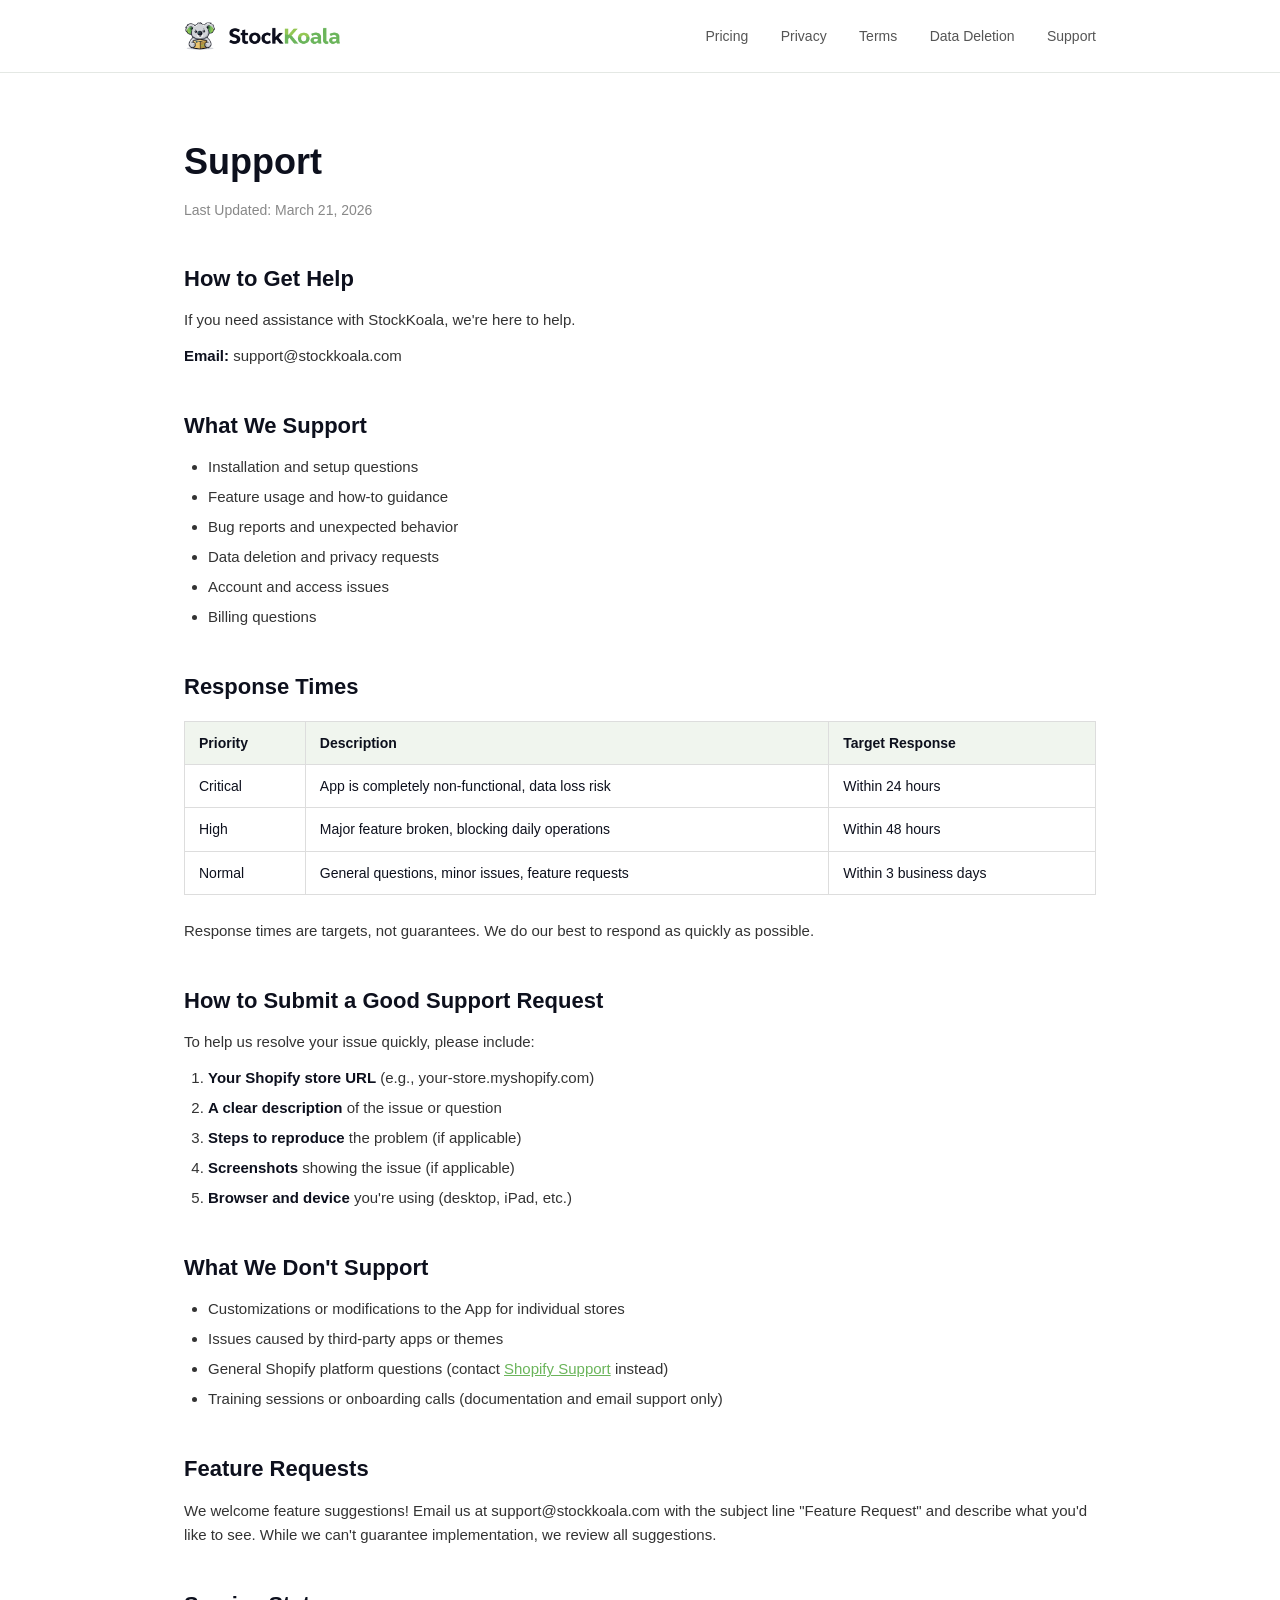
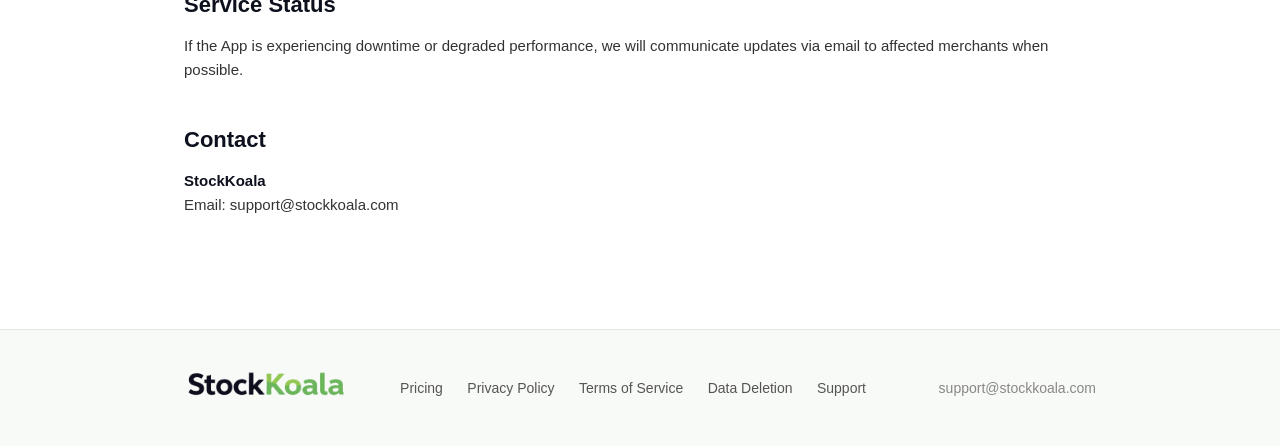
<file: support.html>
<!DOCTYPE html>
<html lang="en">
<head>
  <meta charset="UTF-8">
  <meta name="viewport" content="width=device-width, initial-scale=1.0">
  <title>Support — StockKoala</title>
  <link rel="stylesheet" href="style.css">
  <link rel="icon" type="image/webp" href="SK-Koala.webp">
</head>
<body>
  <header>
    <div class="container">
      <div class="logo"><a href="/" style="text-decoration:none;color:inherit;display:flex;align-items:center;gap:10px"><img src="SK-Koala.webp" alt="" class="logo-icon"><img src="SK-TextLogo.webp" alt="StockKoala" class="logo-text"></a></div>
      <nav>
        <a href="/pricing/">Pricing</a>
        <a href="privacy.html">Privacy</a>
        <a href="terms.html">Terms</a>
        <a href="data-deletion.html">Data Deletion</a>
        <a href="support.html">Support</a>
      </nav>
    </div>
  </header>

  <main class="policy">
    <div class="container">
      <h1>Support</h1>
      <p class="updated">Last Updated: March 21, 2026</p>

      <h2>How to Get Help</h2>
      <p>If you need assistance with StockKoala, we're here to help.</p>
      <p><strong>Email:</strong> support@stockkoala.com</p>

      <h2>What We Support</h2>
      <ul>
        <li>Installation and setup questions</li>
        <li>Feature usage and how-to guidance</li>
        <li>Bug reports and unexpected behavior</li>
        <li>Data deletion and privacy requests</li>
        <li>Account and access issues</li>
        <li>Billing questions</li>
      </ul>

      <h2>Response Times</h2>
      <table>
        <thead>
          <tr><th>Priority</th><th>Description</th><th>Target Response</th></tr>
        </thead>
        <tbody>
          <tr><td>Critical</td><td>App is completely non-functional, data loss risk</td><td>Within 24 hours</td></tr>
          <tr><td>High</td><td>Major feature broken, blocking daily operations</td><td>Within 48 hours</td></tr>
          <tr><td>Normal</td><td>General questions, minor issues, feature requests</td><td>Within 3 business days</td></tr>
        </tbody>
      </table>
      <p>Response times are targets, not guarantees. We do our best to respond as quickly as possible.</p>

      <h2>How to Submit a Good Support Request</h2>
      <p>To help us resolve your issue quickly, please include:</p>
      <ol>
        <li><strong>Your Shopify store URL</strong> (e.g., your-store.myshopify.com)</li>
        <li><strong>A clear description</strong> of the issue or question</li>
        <li><strong>Steps to reproduce</strong> the problem (if applicable)</li>
        <li><strong>Screenshots</strong> showing the issue (if applicable)</li>
        <li><strong>Browser and device</strong> you're using (desktop, iPad, etc.)</li>
      </ol>

      <h2>What We Don't Support</h2>
      <ul>
        <li>Customizations or modifications to the App for individual stores</li>
        <li>Issues caused by third-party apps or themes</li>
        <li>General Shopify platform questions (contact <a href="https://help.shopify.com/">Shopify Support</a> instead)</li>
        <li>Training sessions or onboarding calls (documentation and email support only)</li>
      </ul>

      <h2>Feature Requests</h2>
      <p>We welcome feature suggestions! Email us at support@stockkoala.com with the subject line "Feature Request" and describe what you'd like to see. While we can't guarantee implementation, we review all suggestions.</p>

      <h2>Service Status</h2>
      <p>If the App is experiencing downtime or degraded performance, we will communicate updates via email to affected merchants when possible.</p>

      <h2>Contact</h2>
      <p><strong>StockKoala</strong><br>Email: support@stockkoala.com</p>
    </div>
  </main>

  <footer>
    <div class="container">
      <div class="footer-content">
        <div class="footer-brand"><img src="SK-TextLogo.webp" alt="StockKoala" class="footer-logo"></div>
        <div class="footer-links">
          <a href="/pricing/">Pricing</a>
          <a href="privacy.html">Privacy Policy</a>
          <a href="terms.html">Terms of Service</a>
          <a href="data-deletion.html">Data Deletion</a>
          <a href="support.html">Support</a>
        </div>
        <div class="footer-contact">support@stockkoala.com</div>
      </div>
    </div>
  </footer>
</body>
</html>
</file>
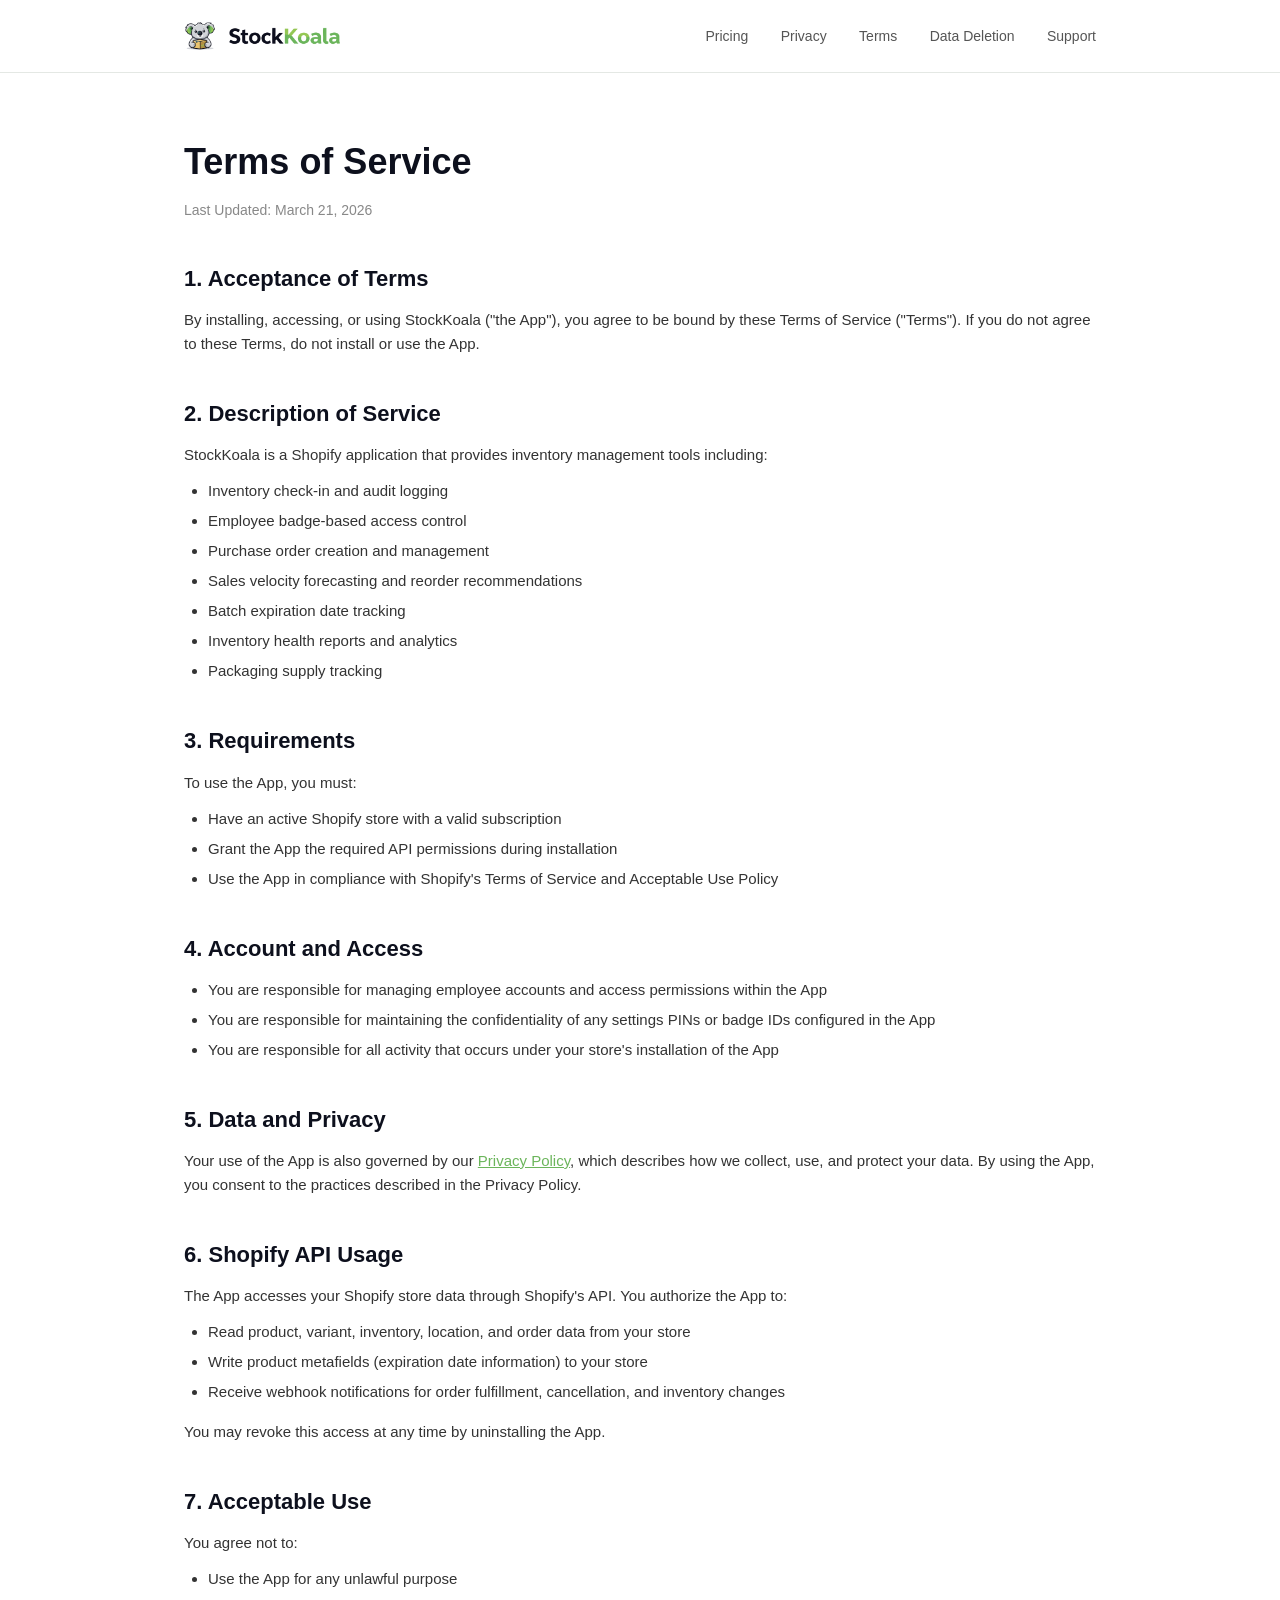
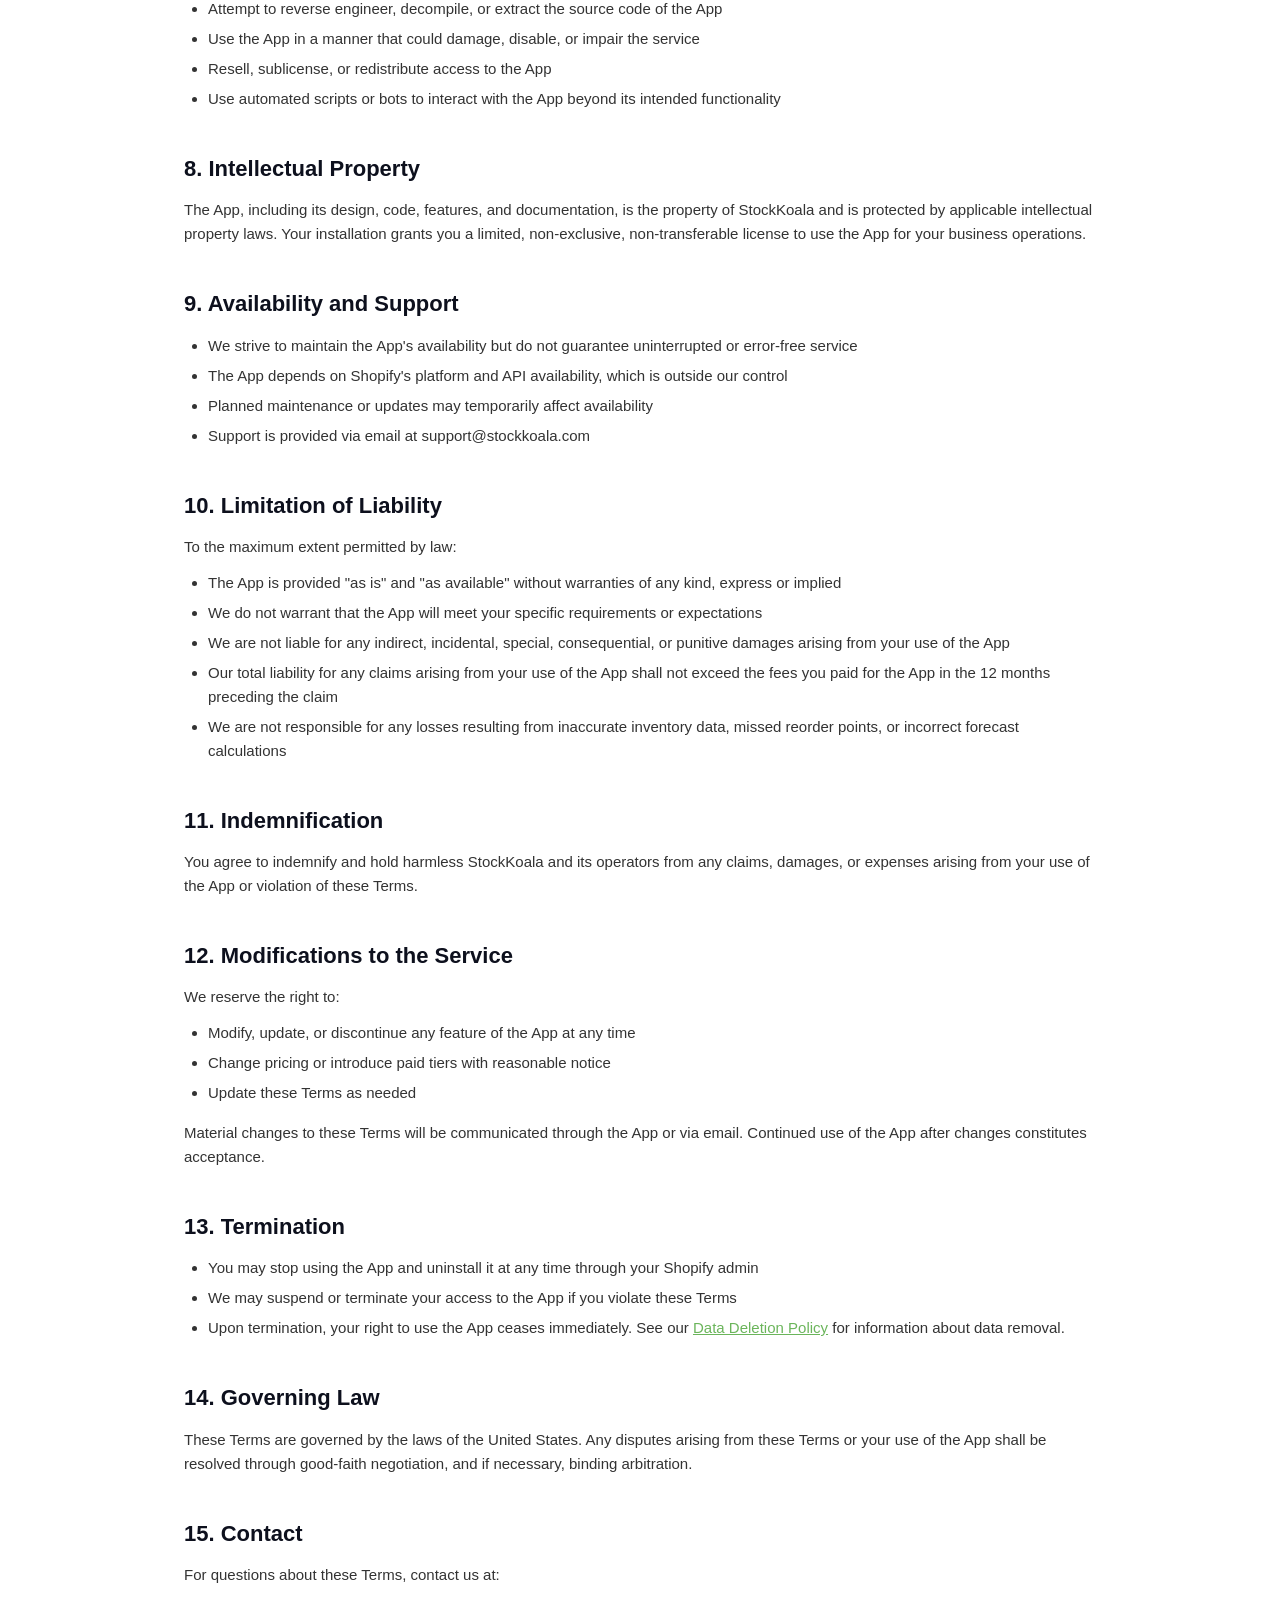
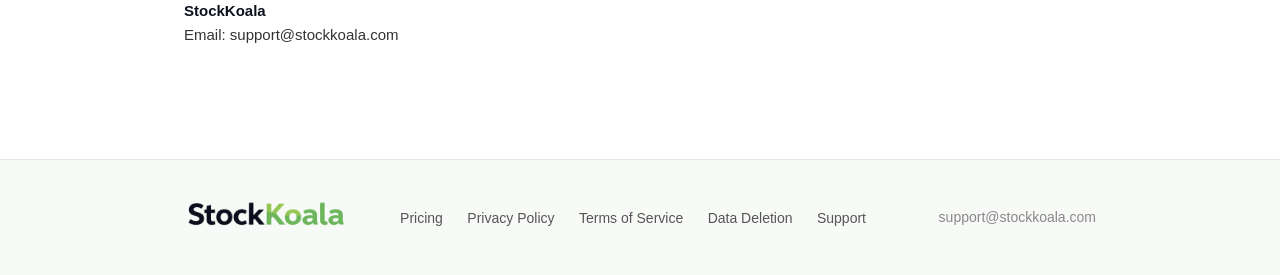
<file: terms.html>
<!DOCTYPE html>
<html lang="en">
<head>
  <meta charset="UTF-8">
  <meta name="viewport" content="width=device-width, initial-scale=1.0">
  <title>Terms of Service — StockKoala</title>
  <link rel="stylesheet" href="style.css">
  <link rel="icon" type="image/webp" href="SK-Koala.webp">
</head>
<body>
  <header>
    <div class="container">
      <div class="logo"><a href="/" style="text-decoration:none;color:inherit;display:flex;align-items:center;gap:10px"><img src="SK-Koala.webp" alt="" class="logo-icon"><img src="SK-TextLogo.webp" alt="StockKoala" class="logo-text"></a></div>
      <nav>
        <a href="/pricing/">Pricing</a>
        <a href="privacy.html">Privacy</a>
        <a href="terms.html">Terms</a>
        <a href="data-deletion.html">Data Deletion</a>
        <a href="support.html">Support</a>
      </nav>
    </div>
  </header>

  <main class="policy">
    <div class="container">
      <h1>Terms of Service</h1>
      <p class="updated">Last Updated: March 21, 2026</p>

      <h2>1. Acceptance of Terms</h2>
      <p>By installing, accessing, or using StockKoala ("the App"), you agree to be bound by these Terms of Service ("Terms"). If you do not agree to these Terms, do not install or use the App.</p>

      <h2>2. Description of Service</h2>
      <p>StockKoala is a Shopify application that provides inventory management tools including:</p>
      <ul>
        <li>Inventory check-in and audit logging</li>
        <li>Employee badge-based access control</li>
        <li>Purchase order creation and management</li>
        <li>Sales velocity forecasting and reorder recommendations</li>
        <li>Batch expiration date tracking</li>
        <li>Inventory health reports and analytics</li>
        <li>Packaging supply tracking</li>
      </ul>

      <h2>3. Requirements</h2>
      <p>To use the App, you must:</p>
      <ul>
        <li>Have an active Shopify store with a valid subscription</li>
        <li>Grant the App the required API permissions during installation</li>
        <li>Use the App in compliance with Shopify's Terms of Service and Acceptable Use Policy</li>
      </ul>

      <h2>4. Account and Access</h2>
      <ul>
        <li>You are responsible for managing employee accounts and access permissions within the App</li>
        <li>You are responsible for maintaining the confidentiality of any settings PINs or badge IDs configured in the App</li>
        <li>You are responsible for all activity that occurs under your store's installation of the App</li>
      </ul>

      <h2>5. Data and Privacy</h2>
      <p>Your use of the App is also governed by our <a href="privacy.html">Privacy Policy</a>, which describes how we collect, use, and protect your data. By using the App, you consent to the practices described in the Privacy Policy.</p>

      <h2>6. Shopify API Usage</h2>
      <p>The App accesses your Shopify store data through Shopify's API. You authorize the App to:</p>
      <ul>
        <li>Read product, variant, inventory, location, and order data from your store</li>
        <li>Write product metafields (expiration date information) to your store</li>
        <li>Receive webhook notifications for order fulfillment, cancellation, and inventory changes</li>
      </ul>
      <p>You may revoke this access at any time by uninstalling the App.</p>

      <h2>7. Acceptable Use</h2>
      <p>You agree not to:</p>
      <ul>
        <li>Use the App for any unlawful purpose</li>
        <li>Attempt to reverse engineer, decompile, or extract the source code of the App</li>
        <li>Use the App in a manner that could damage, disable, or impair the service</li>
        <li>Resell, sublicense, or redistribute access to the App</li>
        <li>Use automated scripts or bots to interact with the App beyond its intended functionality</li>
      </ul>

      <h2>8. Intellectual Property</h2>
      <p>The App, including its design, code, features, and documentation, is the property of StockKoala and is protected by applicable intellectual property laws. Your installation grants you a limited, non-exclusive, non-transferable license to use the App for your business operations.</p>

      <h2>9. Availability and Support</h2>
      <ul>
        <li>We strive to maintain the App's availability but do not guarantee uninterrupted or error-free service</li>
        <li>The App depends on Shopify's platform and API availability, which is outside our control</li>
        <li>Planned maintenance or updates may temporarily affect availability</li>
        <li>Support is provided via email at support@stockkoala.com</li>
      </ul>

      <h2>10. Limitation of Liability</h2>
      <p>To the maximum extent permitted by law:</p>
      <ul>
        <li>The App is provided "as is" and "as available" without warranties of any kind, express or implied</li>
        <li>We do not warrant that the App will meet your specific requirements or expectations</li>
        <li>We are not liable for any indirect, incidental, special, consequential, or punitive damages arising from your use of the App</li>
        <li>Our total liability for any claims arising from your use of the App shall not exceed the fees you paid for the App in the 12 months preceding the claim</li>
        <li>We are not responsible for any losses resulting from inaccurate inventory data, missed reorder points, or incorrect forecast calculations</li>
      </ul>

      <h2>11. Indemnification</h2>
      <p>You agree to indemnify and hold harmless StockKoala and its operators from any claims, damages, or expenses arising from your use of the App or violation of these Terms.</p>

      <h2>12. Modifications to the Service</h2>
      <p>We reserve the right to:</p>
      <ul>
        <li>Modify, update, or discontinue any feature of the App at any time</li>
        <li>Change pricing or introduce paid tiers with reasonable notice</li>
        <li>Update these Terms as needed</li>
      </ul>
      <p>Material changes to these Terms will be communicated through the App or via email. Continued use of the App after changes constitutes acceptance.</p>

      <h2>13. Termination</h2>
      <ul>
        <li>You may stop using the App and uninstall it at any time through your Shopify admin</li>
        <li>We may suspend or terminate your access to the App if you violate these Terms</li>
        <li>Upon termination, your right to use the App ceases immediately. See our <a href="data-deletion.html">Data Deletion Policy</a> for information about data removal.</li>
      </ul>

      <h2>14. Governing Law</h2>
      <p>These Terms are governed by the laws of the United States. Any disputes arising from these Terms or your use of the App shall be resolved through good-faith negotiation, and if necessary, binding arbitration.</p>

      <h2>15. Contact</h2>
      <p>For questions about these Terms, contact us at:</p>
      <p><strong>StockKoala</strong><br>Email: support@stockkoala.com</p>
    </div>
  </main>

  <footer>
    <div class="container">
      <div class="footer-content">
        <div class="footer-brand"><img src="SK-TextLogo.webp" alt="StockKoala" class="footer-logo"></div>
        <div class="footer-links">
          <a href="/pricing/">Pricing</a>
          <a href="privacy.html">Privacy Policy</a>
          <a href="terms.html">Terms of Service</a>
          <a href="data-deletion.html">Data Deletion</a>
          <a href="support.html">Support</a>
        </div>
        <div class="footer-contact">support@stockkoala.com</div>
      </div>
    </div>
  </footer>
</body>
</html>
</file>
<file: style.css>
* {
  margin: 0;
  padding: 0;
  box-sizing: border-box;
}

body {
  font-family: -apple-system, BlinkMacSystemFont, "Segoe UI", Roboto, Helvetica, Arial, sans-serif;
  color: #0d101d;
  line-height: 1.6;
  background: #fff;
}

.container {
  max-width: 960px;
  margin: 0 auto;
  padding: 0 24px;
}

/* Header */
header {
  padding: 20px 0;
  border-bottom: 1px solid #e4e8e4;
}

header .container {
  display: flex;
  justify-content: space-between;
  align-items: center;
}

.logo {
  font-size: 0;
  display: flex;
  align-items: center;
  gap: 8px;
}

.logo img {
  display: block;
}

.logo-icon {
  height: 32px;
  max-height: 32px;
  width: auto;
}

.logo-text {
  height: 20px;
  max-height: 20px;
  width: auto;
}

.hero-logo {
  width: 220px;
  height: auto;
  margin-bottom: 32px;
}

.footer-logo {
  height: 28px;
  width: auto;
}

nav a {
  margin-left: 28px;
  text-decoration: none;
  color: #555;
  font-size: 14px;
  font-weight: 500;
  transition: color 0.2s;
}

nav a:hover {
  color: #6bb55b;
}

/* Hero */
.hero {
  padding: 100px 0 80px;
  text-align: center;
}

.hero h1 {
  font-size: 48px;
  font-weight: 700;
  line-height: 1.2;
  margin-bottom: 20px;
  color: #0d101d;
}

.subtitle {
  font-size: 20px;
  color: #555;
  max-width: 520px;
  margin: 0 auto 36px;
}

.btn {
  display: inline-block;
  padding: 14px 36px;
  background: #6bb55b;
  color: #fff;
  text-decoration: none;
  border-radius: 8px;
  font-size: 16px;
  font-weight: 600;
  transition: background 0.2s;
}

.btn:hover {
  background: #5a9e4c;
}

/* Features */
.features {
  padding: 60px 0 100px;
  background: #f8faf7;
}

.feature-grid {
  display: grid;
  grid-template-columns: repeat(3, 1fr);
  gap: 40px;
}

.feature h3 {
  font-size: 18px;
  font-weight: 600;
  margin-bottom: 8px;
  color: #0d101d;
}

.feature p {
  font-size: 15px;
  color: #555;
  line-height: 1.5;
}

/* Policy pages */
.policy {
  padding: 60px 0 100px;
}

.policy h1 {
  font-size: 36px;
  font-weight: 700;
  margin-bottom: 8px;
  color: #0d101d;
}

.policy .updated {
  color: #888;
  font-size: 14px;
  margin-bottom: 40px;
}

.policy h2 {
  font-size: 22px;
  font-weight: 600;
  margin-top: 40px;
  margin-bottom: 12px;
  color: #0d101d;
}

.policy h3 {
  font-size: 17px;
  font-weight: 600;
  margin-top: 24px;
  margin-bottom: 8px;
  color: #0d101d;
}

.policy p, .policy li {
  font-size: 15px;
  color: #333;
  margin-bottom: 12px;
}

.policy ul, .policy ol {
  padding-left: 24px;
  margin-bottom: 16px;
}

.policy li {
  margin-bottom: 6px;
}

.policy strong {
  color: #0d101d;
}

.policy a {
  color: #6bb55b;
}

.policy a:hover {
  color: #5a9e4c;
}

.policy table {
  width: 100%;
  border-collapse: collapse;
  margin: 16px 0 24px;
  font-size: 14px;
}

.policy th, .policy td {
  text-align: left;
  padding: 10px 14px;
  border: 1px solid #ddd;
}

.policy th {
  background: #f0f5ee;
  font-weight: 600;
  color: #0d101d;
}

/* Pricing */
.pricing-hero {
  padding: 80px 0 24px;
  text-align: center;
}

.pricing-hero h1 {
  font-size: 40px;
  font-weight: 700;
  margin-bottom: 12px;
  color: #0d101d;
}

.pricing {
  padding: 24px 0 80px;
}

.pricing-container {
  max-width: 1280px;
}

.pricing-grid {
  display: grid;
  grid-template-columns: repeat(4, 1fr);
  gap: 20px;
  align-items: stretch;
}

.plan {
  background: #fff;
  border: 1px solid #e4e8e4;
  border-radius: 12px;
  padding: 28px 24px;
  display: flex;
  flex-direction: column;
}

.plan.featured {
  border-color: #6bb55b;
  box-shadow: 0 0 0 1px #6bb55b inset;
}

.plan-head {
  margin-bottom: 20px;
}

.plan-name {
  font-size: 13px;
  font-weight: 600;
  letter-spacing: 0.08em;
  text-transform: uppercase;
  color: #888;
  margin-bottom: 8px;
}

.plan-price {
  display: flex;
  align-items: baseline;
  gap: 6px;
  margin-bottom: 6px;
}

.plan-price .amount {
  font-size: 32px;
  font-weight: 700;
  color: #0d101d;
}

.plan-price .per {
  font-size: 14px;
  color: #555;
}

.plan-trial {
  font-size: 13px;
  font-weight: 600;
  color: #6bb55b;
  min-height: 18px;
}

.plan-group {
  border-top: 1px solid #eef0ee;
  padding: 0;
}

details.plan-group > summary {
  list-style: none;
  cursor: pointer;
  padding: 14px 24px 10px 0;
  position: relative;
  user-select: none;
}

details.plan-group > summary::-webkit-details-marker {
  display: none;
}

details.plan-group > summary::after {
  content: "";
  position: absolute;
  right: 4px;
  top: 20px;
  width: 8px;
  height: 8px;
  border-right: 2px solid #888;
  border-bottom: 2px solid #888;
  transform: rotate(45deg);
  transition: transform 0.2s;
}

details.plan-group[open] > summary::after {
  transform: rotate(-135deg);
  top: 24px;
}

.plan-group-title {
  display: block;
  font-size: 12px;
  font-weight: 600;
  letter-spacing: 0.06em;
  text-transform: uppercase;
  color: #666;
  margin-bottom: 4px;
}

.plan-group-sub {
  display: block;
  font-size: 12px;
  color: #888;
  font-style: italic;
}

.plan-group ul {
  list-style: none;
  padding: 0 0 12px;
  margin: 0;
}

.plan-group li {
  font-size: 14px;
  color: #0d101d;
  padding: 5px 0 5px 22px;
  position: relative;
  line-height: 1.4;
}

.plan-group li.yes::before {
  content: "✓";
  position: absolute;
  left: 0;
  top: 4px;
  color: #6bb55b;
  font-weight: 700;
}

.plan-group li.no {
  color: #c0c4c0;
}

.plan-group li.no::before {
  content: "—";
  position: absolute;
  left: 0;
  top: 4px;
  color: #c0c4c0;
}

.plan-group li .meta {
  display: block;
  font-size: 12px;
  color: #888;
  font-weight: 400;
}

.plan-group.muted .plan-group-title {
  color: #b0b4b0;
}

.plan-cta {
  margin-top: auto;
  text-align: center;
  padding: 12px 20px;
  font-size: 15px;
}

.pricing-note {
  text-align: center;
  font-size: 13px;
  color: #888;
  margin-top: 32px;
  max-width: 720px;
  margin-left: auto;
  margin-right: auto;
}

/* Footer */
footer {
  border-top: 1px solid #e4e8e4;
  padding: 40px 0;
  background: #f8faf7;
}

.footer-content {
  display: flex;
  justify-content: space-between;
  align-items: center;
  flex-wrap: wrap;
  gap: 16px;
}

.footer-brand {
  font-weight: 700;
  font-size: 16px;
}

.footer-links a {
  margin-right: 20px;
  text-decoration: none;
  color: #555;
  font-size: 14px;
  transition: color 0.2s;
}

.footer-links a:hover {
  color: #6bb55b;
}

.footer-contact {
  color: #888;
  font-size: 14px;
}

/* Responsive */
@media (max-width: 768px) {
  .hero h1 {
    font-size: 32px;
  }

  .subtitle {
    font-size: 17px;
  }

  .feature-grid {
    grid-template-columns: 1fr;
    gap: 28px;
  }

  header .container {
    flex-direction: column;
    gap: 12px;
  }

  nav a {
    margin-left: 16px;
  }

  nav a:first-child {
    margin-left: 0;
  }

  .footer-content {
    flex-direction: column;
    text-align: center;
  }

  .pricing-hero h1 {
    font-size: 28px;
  }

  .pricing-grid {
    grid-template-columns: 1fr;
  }
}

@media (min-width: 769px) and (max-width: 1024px) {
  .pricing-grid {
    grid-template-columns: repeat(2, 1fr);
  }
}
</file>
